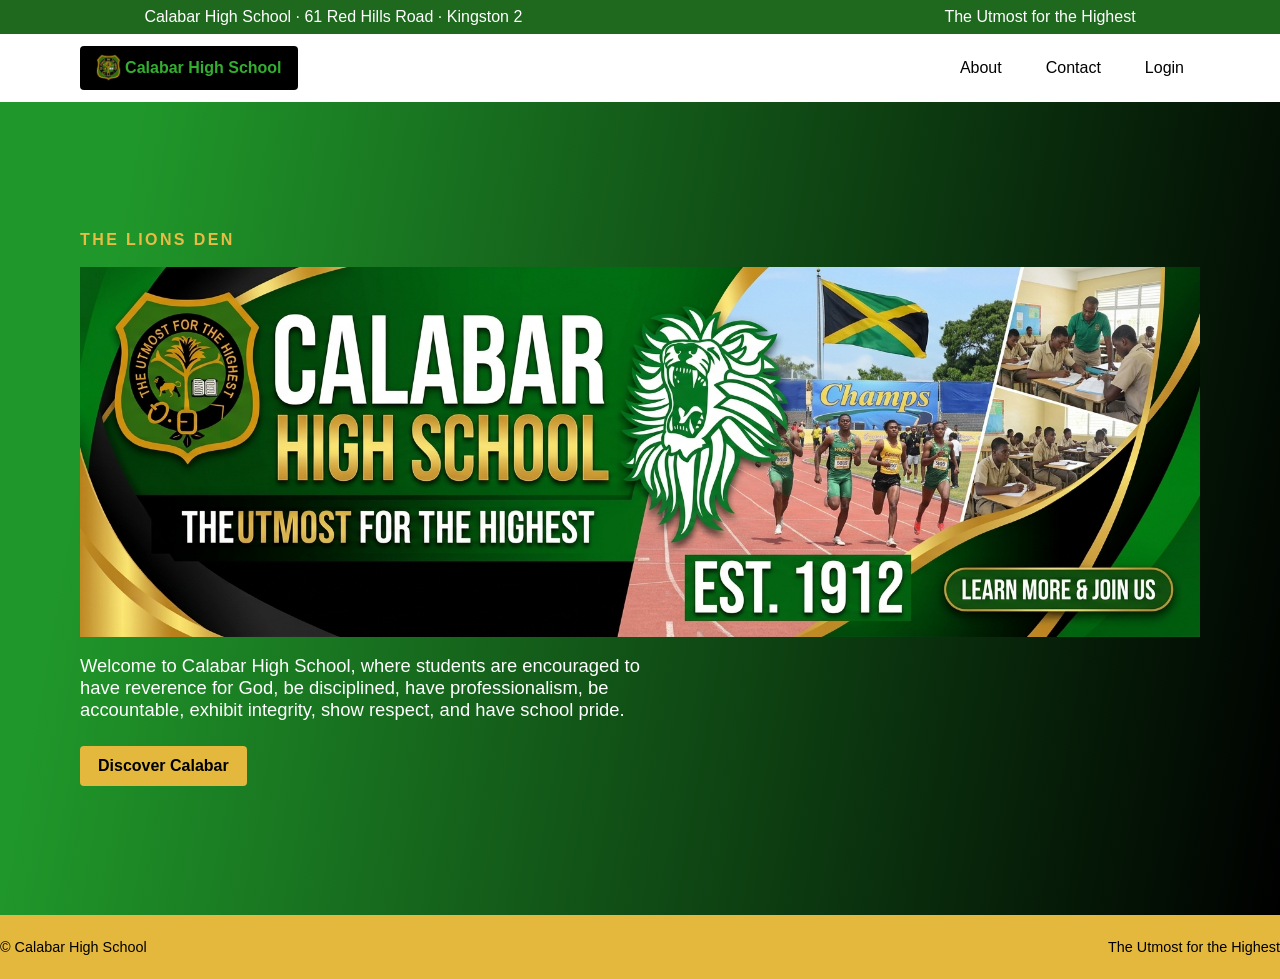
<file: Calabar_Highschool_Project_KingstonJA_WebProject/html/index.html>
<!--Web Project Calabar High school

Group Members
1)Name: Lescene Edwards #2504351
2)Name: Nickaloy Ranglin #2409481
3)Name: Stephawn Stimpson #2505180
4)Name: Theo Wright #2505286
Tutorial Class Time: Thursday 1pm-2:50pm
Calabar High school adresss: 61 Red Hills Road, Kingston 20, Jamaica
-->
<!DOCTYPE html>
<html lang="en">
    <head>
        <meta charset="UTF-8">
        <meta name="viewport" content="width=device-width, initial-scale=1">
        <meta name="description" content="Welcome to Calabar High School in Jamaica.">
        <title>Calabar High School</title>
        <link rel="stylesheet" href="../css/C_Styles.css"/>
        <link rel="icon" type="image/png" href="../assets/Calabar_High_School_Crest.png">
    </head>
    <body>
        <div class="topbar">
            <div class="topbar-inner">
                <span>Calabar High School · 61 Red Hills Road · Kingston 2</span>
                <span>The Utmost for the Highest</span>
            </div>
        </div>
        <header>
        <nav class="topnav">
                <div class="nav-left">
                    <a class="logo-link active" href="index.html">
                        <img src="../assets/Calabar_Logo.png" alt="Calabar High School Logo" class="nav-logo" />
                        <span>Calabar High School</span>
                    </a>
                </div>
                <div class="nav-right">
                    <a href="about.html">About</a>
                    <a href="contact.html">Contact</a>
                    <a href="login.html">Login</a>
                </div>
            </nav>
        </header>
        <main>
            <section class="home">
                <div class="home-content">
                    <span class="eyebrow">The Lions Den</span>
                    <br>
                    <br>
                    <div class="calabar-banner-wrapper">
                        <img 
                            src="../assets/Calabar_Banner.jpg" 
                            alt="Calabar High School - The Utmost For The Highest"
                            class="calabar-banner-img"
                            loading="eager"/>
                    </div>
                    <br>
                    <p>Welcome to Calabar High School, where students are encouraged to have reverence for God, be disciplined, have professionalism, be accountable, exhibit integrity, show respect, and have school pride.</p>
                    <a class="button" href="about.html">Discover Calabar</a>
                </div>
            </section>
        </main>
        <footer>
            <div class="container footer-inner">
                <span>&copy; Calabar High School</span>
                <span>The Utmost for the Highest</span>
            </div>
        </footer>
    </body>
</html>
</file>
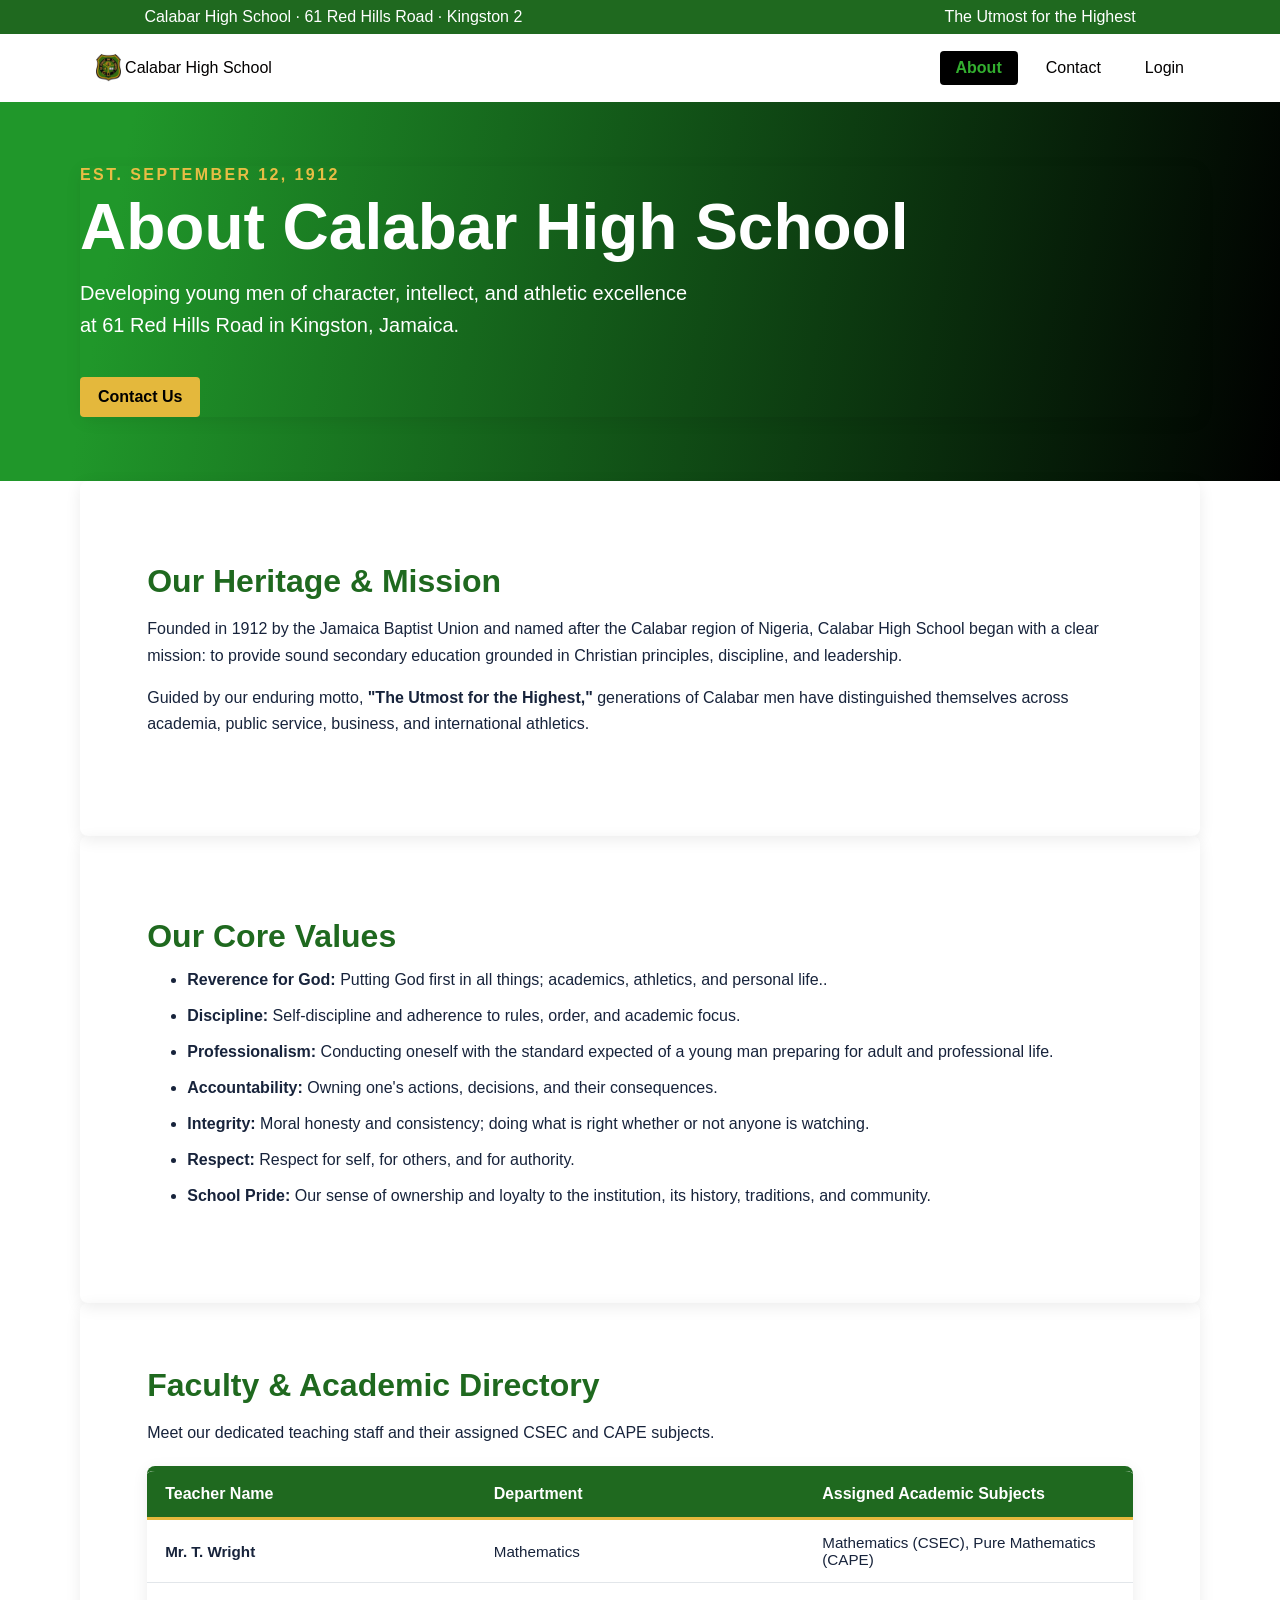
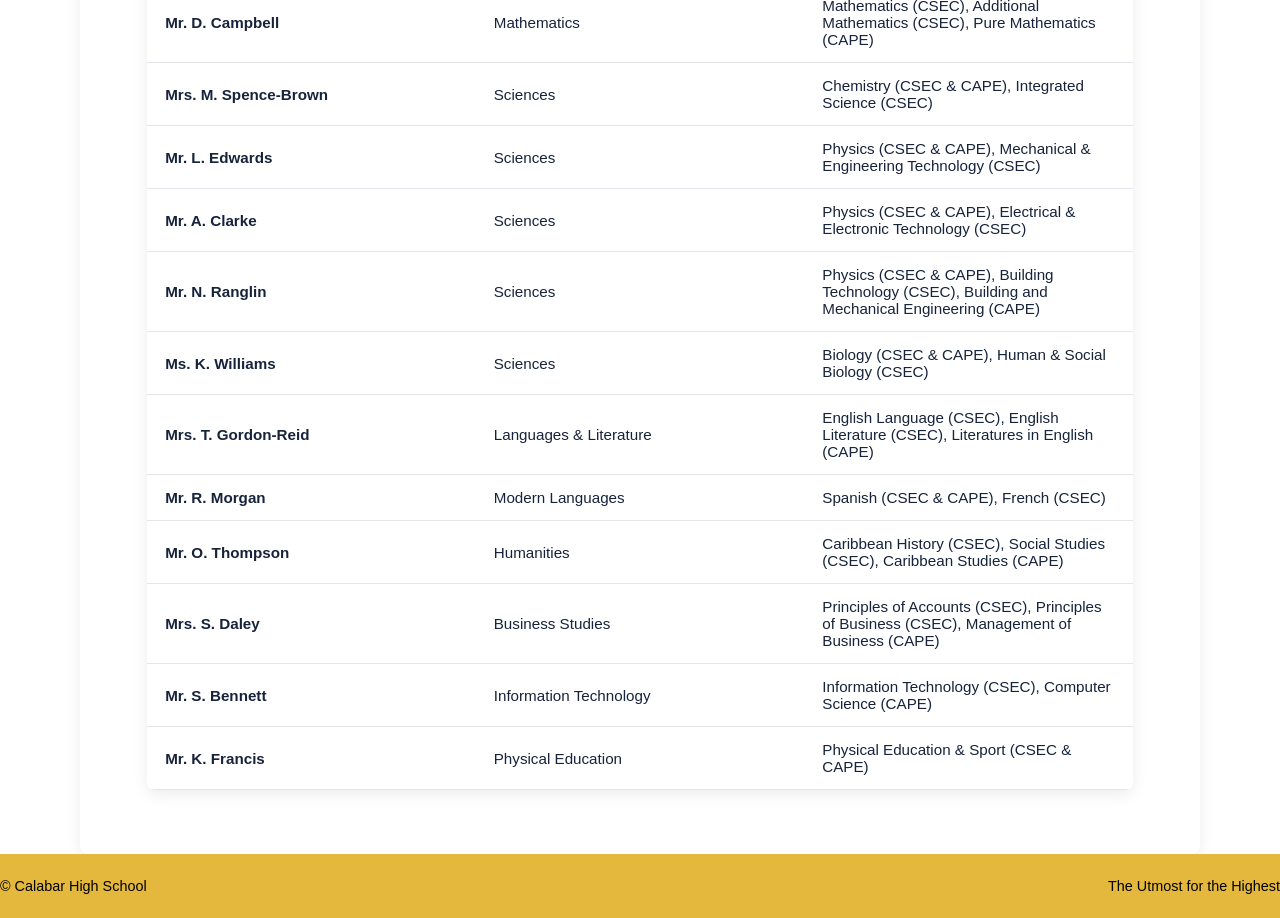
<file: Calabar_Highschool_Project_KingstonJA_WebProject/html/about.html>
<!--Web Project Calabar High school

Group Members
1)Name: Lescene Edwards #2504351
2)Name: Nickaloy Ranglin #2409481
3)Name: Stephawn Stimpson #2505180
4)Name: Theo Wright #2505286
Tutorial Class Time: Thursday 1pm-2:50pm
Calabar High school adresss: 61 Red Hills Road, Kingston 20, Jamaica
-->
<!DOCTYPE html>
<html lang="en">
    <head>
        <meta charset="UTF-8">
        <meta name="viewport" content="width=device-width, initial-scale=1">
        <meta name="description" content="Welcome to Calabar High School in Jamaica.">
        <title>Calabar High School- About Us</title>
        <link rel="stylesheet" href="../css/C_Styles.css"/>
        <link rel="icon" type="image/png" href="../assets/Calabar_High_School_Crest.png">
    </head>
    <body>
        <div class="topbar">
            <div class="topbar-inner">
                <span>Calabar High School · 61 Red Hills Road · Kingston 2</span>
                <span>The Utmost for the Highest</span>
            </div>
        </div>
        <header>
        <nav class="topnav">
                <div class="nav-left">
                    <a class="logo-link" href="index.html">
                        <img src="../assets/Calabar_Logo.png" alt="Calabar High School Logo" class="nav-logo" />
                        <span>Calabar High School</span>
                    </a>
                </div>
                <div class="nav-right">
                    <a class="active" href="about.html">About</a>
                    <a href="contact.html">Contact</a>
                    <a href="login.html">Login</a>
                </div>
            </nav>
        </header>
        <main>
            <section class="about-hero">
                <div class="about-container">
                    <span class="eyebrow">Est. September 12, 1912</span>
                    <h1>About Calabar High School</h1>
                    <p>Developing young men of character, intellect, and athletic excellence at 61 Red Hills Road in Kingston, Jamaica.</p>
                    <div class="about-cta">
                        <a href="contact.html" class="button">Contact Us</a>
                    </div>
                </div>
            </section>
            <section class="about-history about-container">
                <div class="about-text text-container">
                    <br>
                        <h2>Our Heritage &amp; Mission</h2>
                        <p>Founded in 1912 by the Jamaica Baptist Union and named after the Calabar region of Nigeria, Calabar High School began with a clear mission: to provide sound secondary education grounded in Christian principles, discipline, and leadership.</p>
                        <p>Guided by our enduring motto, <strong>"The Utmost for the Highest,"</strong> generations of Calabar men have distinguished themselves across academia, public service, business, and international athletics.</p>
                    <br>
                </div>                
            </section>
            <section class="about-values about-container">
                <div class="text-container">
                    <br>
                    <div class= "about-text">
                        <h2>Our Core Values</h2>
                        <ul class="about-text">
                            <li><strong>Reverence for God:</strong> Putting God first in all things; academics, athletics, and personal life..</li>
                            <br>
                            <li><strong>Discipline:</strong> Self-discipline and adherence to rules, order, and academic focus.</li>
                            <br>
                            <li><strong>Professionalism:</strong> Conducting oneself with the standard expected of a young man preparing for adult and professional life.</li>
                            <br>
                            <li><strong>Accountability:</strong> Owning one's actions, decisions, and their consequences.</li>
                            <br>
                            <li><strong>Integrity:</strong> Moral honesty and consistency; doing what is right whether or not anyone is watching.</li>
                            <br>
                            <li><strong>Respect:</strong> Respect for self, for others, and for authority.</li>
                            <br>
                            <li><strong>School Pride:</strong> Our sense of ownership and loyalty to the institution, its history, traditions, and community.</li>
                        </ul>
                    </div>
                    <br>
                </div>
            </section>
            <section class="about-directory about-container">
                <div class="text-container">
                    <div class="about-text">
                        <h2>Faculty &amp; Academic Directory</h2>
                        <p>Meet our dedicated teaching staff and their assigned CSEC and CAPE subjects.</p>
                    </div>
                    <div class="directory-table-wrapper">
                        <table class="directory-table">
                            <thead>
                                <tr>
                                    <th>Teacher Name</th>
                                    <th>Department</th>
                                    <th>Assigned Academic Subjects</th>
                                </tr>
                            </thead>
                            <tbody>
                                <tr>
                                    <td><strong>Mr. T. Wright</strong></td>
                                    <td>Mathematics</td>
                                    <td>Mathematics (CSEC), Pure Mathematics (CAPE)</td>
                                </tr>
                                <tr>
                                    <td><strong>Mr. D. Campbell</strong></td>
                                    <td>Mathematics</td>
                                    <td>Mathematics (CSEC), Additional Mathematics (CSEC), Pure Mathematics (CAPE)</td>
                                </tr>
                                <tr>
                                    <td><strong>Mrs. M. Spence-Brown</strong></td>
                                    <td>Sciences</td>
                                    <td>Chemistry (CSEC &amp; CAPE), Integrated Science (CSEC)</td>
                                </tr>
                                <tr>
                                    <td><strong>Mr. L. Edwards</strong></td>
                                    <td>Sciences</td>
                                    <td>Physics (CSEC &amp; CAPE), Mechanical &amp; Engineering Technology (CSEC)</td>
                                </tr>
                                <tr>
                                    <td><strong>Mr. A. Clarke</strong></td>
                                    <td>Sciences</td>
                                    <td>Physics (CSEC &amp; CAPE), Electrical &amp; Electronic Technology (CSEC)</td>
                                </tr>
                                <tr>
                                    <td><strong>Mr. N. Ranglin</strong></td>
                                    <td>Sciences</td>
                                    <td>Physics (CSEC &amp; CAPE), Building Technology (CSEC), Building and Mechanical Engineering (CAPE)</td>
                                </tr>
                                <tr>
                                    <td><strong>Ms. K. Williams</strong></td>
                                    <td>Sciences</td>
                                    <td>Biology (CSEC &amp; CAPE), Human &amp; Social Biology (CSEC)</td>
                                </tr>
                                <tr>
                                    <td><strong>Mrs. T. Gordon-Reid</strong></td>
                                    <td>Languages &amp; Literature</td>
                                    <td>English Language (CSEC), English Literature (CSEC), Literatures in English (CAPE)</td>
                                </tr>
                                <tr>
                                    <td><strong>Mr. R. Morgan</strong></td>
                                    <td>Modern Languages</td>
                                    <td>Spanish (CSEC &amp; CAPE), French (CSEC)</td>
                                </tr>
                                <tr>
                                    <td><strong>Mr. O. Thompson</strong></td>
                                    <td>Humanities</td>
                                    <td>Caribbean History (CSEC), Social Studies (CSEC), Caribbean Studies (CAPE)</td>
                                </tr>
                                <tr>
                                    <td><strong>Mrs. S. Daley</strong></td>
                                    <td>Business Studies</td>
                                    <td>Principles of Accounts (CSEC), Principles of Business (CSEC), Management of Business (CAPE)</td>
                                </tr>
                                <tr>
                                    <td><strong>Mr. S. Bennett</strong></td>
                                    <td>Information Technology</td>
                                    <td>Information Technology (CSEC), Computer Science (CAPE)</td>
                                </tr>
                                <tr>
                                    <td><strong>Mr. K. Francis</strong></td>
                                    <td>Physical Education</td>
                                    <td>Physical Education &amp; Sport (CSEC &amp; CAPE)</td>
                                </tr>
                            </tbody>
                        </table>
                    </div>
                </div>
            </section>
        </main>
        <footer>
            <div class="container footer-inner">
                <span>&copy; Calabar High School</span>
                <span>The Utmost for the Highest</span>
            </div>
        </footer>
    </body>
</html>
</file>
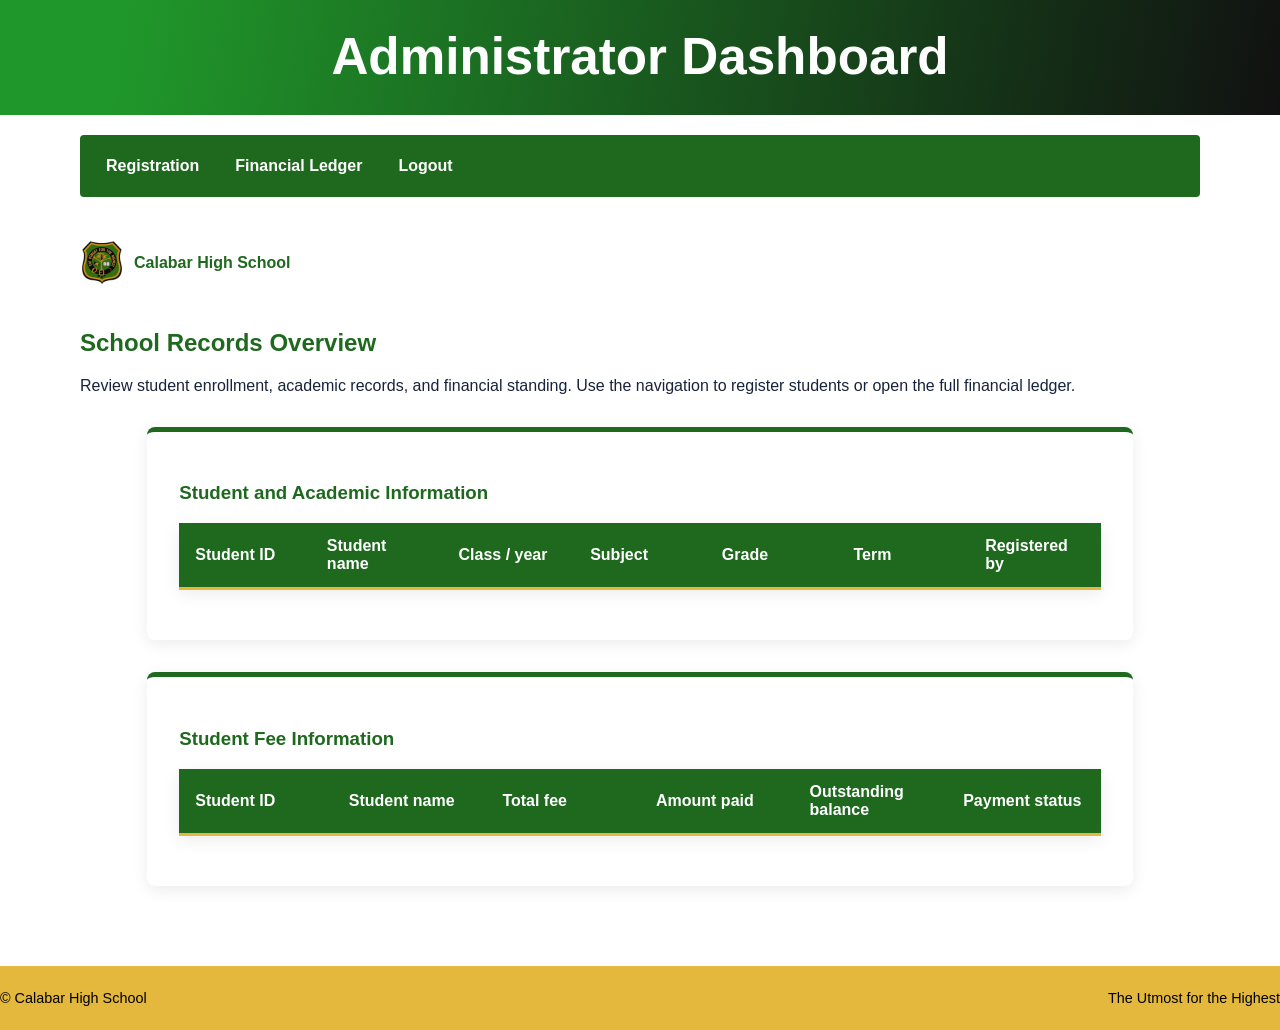
<file: Calabar_Highschool_Project_KingstonJA_WebProject/html/admin_dashboard.html>
<!--Web Project Calabar High school

Group Members
1)Name: Lescene Edwards #2504351
2)Name: Nickaloy Ranglin #2409481
3)Name: Stephawn Stimpson #2505180
4)Name: Theo Wright #2505286
Tutorial Class Time: Thursday 1pm-2:50pm
Calabar High school adresss: 61 Red Hills Road, Kingston 20, Jamaica
-->
<!DOCTYPE html>
<html lang="en">
  <head>
    <meta charset="UTF-8">
    <meta name="viewport" content="width=device-width, initial-scale=1.0">
    <title>Administrator Dashboard | Calabar High School</title>
    <link rel="stylesheet" href="../css/C_Styles.css">
    <link rel="icon" type="image/png" href="../assets/Calabar_High_School_Crest.png">
    <script src="../javascript/logic.js" defer></script> 
  </head>
  <body>
    <header class="banner">
      <h1>Administrator Dashboard</h1>
    </header>
    <div class="Nav1">
      <nav aria-label="Main navigation">
        <a href="register.html">Registration</a>
        <a href="financial.html">Financial Ledger</a>
        <a href="index.html">Logout</a>
      </nav>
    </div>
    <main>  
    <a class="teacher-brand">
      <img src="../assets/Calabar_Logo.png" alt="" class="nav-logo">
      <span>Calabar High School</span>
    </a>
      <h2>School Records Overview</h2>
      <p>
        Review student enrollment, academic records, and financial standing.
        Use the navigation to register students or open the full financial ledger.
      </p>
        <section class="Nav container">
          <h3>Student and Academic Information</h3>
          <div class="stu-aca-info">
            <table>
              <thead>
                <tr>
                  <th scope="col">Student ID</th>
                  <th scope="col">Student name</th>
                  <th scope="col">Class / year</th>
                  <th scope="col">Subject</th>
                  <th scope="col">Grade</th>
                  <th scope="col">Term</th>
                  <th scope="col">Registered by</th>
                </tr>
              </thead>
              <tbody id="studenttable">
                <tr><!-- pushed info goes here --></tr>
              </tbody>
            </table>
          </div>
        </section>
        <section class="Nav container">
          <h3>Student Fee Information</h3>
          <div class="stu-fee-info">
            <table>
              <thead>
                <tr>
                  <th scope="col">Student ID</th>
                  <th scope="col">Student name</th>
                  <th scope="col">Total fee</th>
                  <th scope="col">Amount paid</th>
                  <th scope="col">Outstanding balance</th>
                  <th scope="col">Payment status</th>
                </tr>
              </thead>
              <tbody id="feetable">
                <tr><!-- pushed info goes here --></tr>
              </tbody>
            </table>
          </div>
        </section>
    </main>
    <footer>
      <div class="container footer-inner">
        <span>&copy; Calabar High School</span>
        <span>The Utmost for the Highest</span>
      </div>
    </footer>
  </body>
</html>
</file>
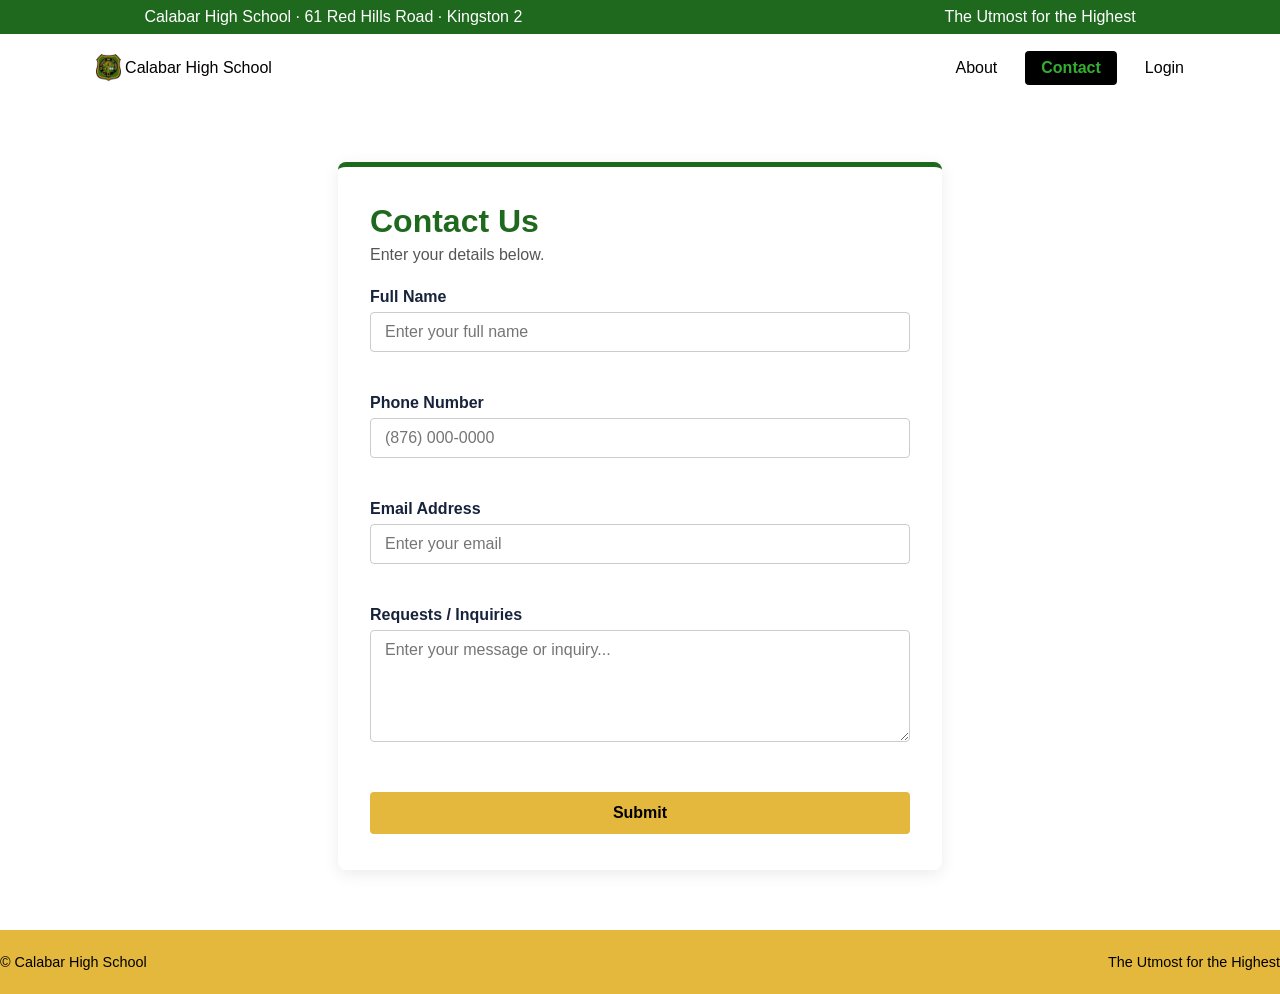
<file: Calabar_Highschool_Project_KingstonJA_WebProject/html/contact.html>
<!--Web Project Calabar High school

Group Members
1)Name: Lescene Edwards #2504351
2)Name: Nickaloy Ranglin #2409481
3)Name: Stephawn Stimpson #2505180
4)Name: Theo Wright #2505286
Tutorial Class Time: Thursday 1pm-2:50pm
Calabar High school adresss: 61 Red Hills Road, Kingston 20, Jamaica
-->
<!DOCTYPE html>
<html lang="en">
    <head>
        <meta charset="UTF-8">
        <meta name="viewport" content="width=device-width, initial-scale=1">
        <meta name="description" content="Welcome to Calabar High School in Jamaica.">
        <title>Calabar High School- Contact Us</title>
        <link rel="stylesheet" href="../css/C_Styles.css"/>
        <link rel="icon" type="image/png" href="../assets/Calabar_High_School_Crest.png">
        <script src="../javascript/logic.js" defer></script>
    </head>
    <body>
        <div class="topbar">
            <div class="topbar-inner">
                <span>Calabar High School · 61 Red Hills Road · Kingston 2</span>
                <span>The Utmost for the Highest</span>
            </div>
        </div>
        <header>
        <nav class="topnav">
                <div class="nav-left">
                    <a class="logo-link" href="index.html">
                        <img src="../assets/Calabar_Logo.png" alt="Calabar High School Logo" class="nav-logo" />
                        <span>Calabar High School</span>
                    </a>
                </div>
                <div class="nav-right">
                    <a href="about.html">About</a>
                    <a class="active" href="contact.html">Contact</a>
                    <a href="login.html">Login</a>
                </div>
            </nav>
        </header>
        <main class="contact-container">
            <section class="contact-card">
                <h2>Contact Us</h2>
                <p class="contact-subtext">Enter your details below.</p>
                <form id="registration-form" novalidate>
                    <div class="form-group">
                        <label for="fullname">Full Name</label>
                        <input type="text" id="fullname" name="fullname" placeholder="Enter your full name" required>
                        <span class="error-message" id="fullname-error" aria-live="polite"></span>
                    </div>
                    <div class="form-group">
                        <label for="phone">Phone Number</label>
                        <input type="tel" id="phone" name="phone" placeholder="(876) 000-0000">
                        <span class="error-message" id="phone-error" aria-live="polite"></span>
                    </div>
                    <div class="form-group">
                        <label for="email">Email Address</label>
                        <input type="email" id="email" name="email" placeholder="Enter your email" required>
                        <span class="error-message" id="email-error" aria-live="polite"></span>
                    </div>
                    <div class="form-group">
                        <label for="message">Requests / Inquiries</label>
                        <textarea id="message" name="message" rows="5" placeholder="Enter your message or inquiry..." required></textarea>
                        <span class="error-message" id="message-error" aria-live="polite"></span>
                    </div>
                    <button type="submit" class="submit-btn">Submit</button>
                </form>
            </section>
        </main>
        <footer>
            <div class="container footer-inner">
                <span>&copy; Calabar High School</span>
                <span>The Utmost for the Highest</span>
            </div>
        </footer>
    </body>
</html>
</file>
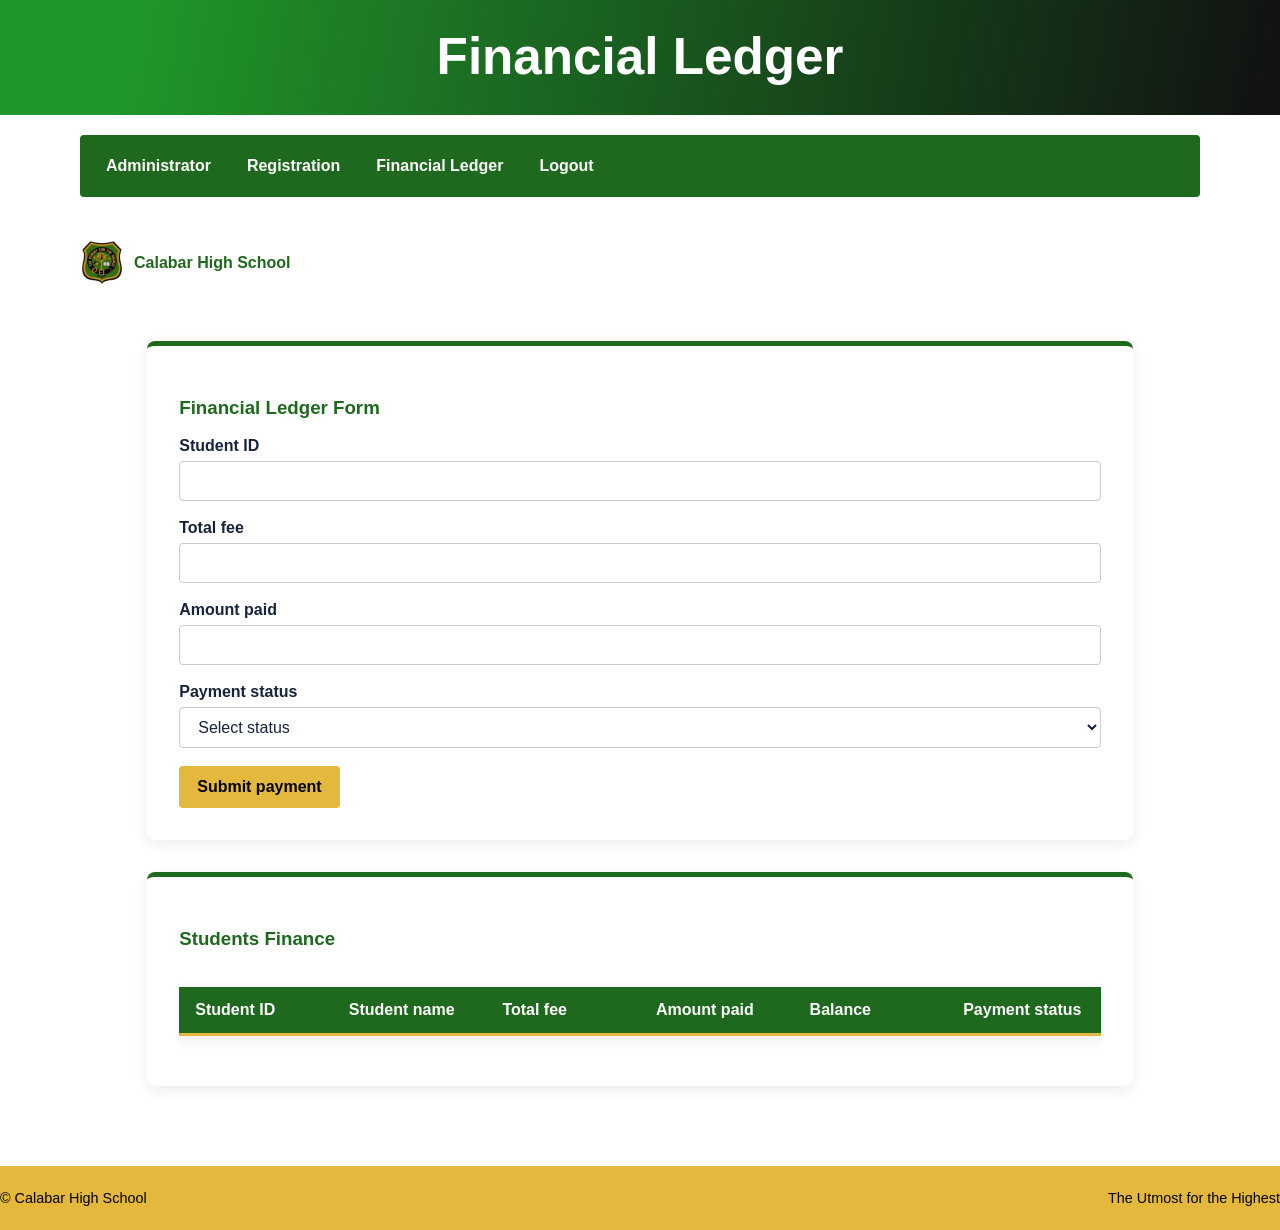
<file: Calabar_Highschool_Project_KingstonJA_WebProject/html/financial.html>
<!--Web Project Calabar High school

Group Members
1)Name: Lescene Edwards #2504351
2)Name: Nickaloy Ranglin #2409481
3)Name: Stephawn Stimpson #2505180
4)Name: Theo Wright #2505286
Tutorial Class Time: Thursday 1pm-2:50pm
Calabar High school adresss: 61 Red Hills Road, Kingston 20, Jamaica
-->
<!DOCTYPE html>
<html lang="en">
  <head>
    <meta charset="UTF-8">
    <meta name="viewport" content="width=device-width, initial-scale=1.0">
    <title>Financial Ledger | Admin</title>
    <link rel="stylesheet" href="../css/C_Styles.css">
    <link rel="icon" type="image/png" href="../assets/Calabar_High_School_Crest.png">
    <script src="../javascript/logic.js" defer></script>     
  </head>
  <body>
    <header class="banner">
      <h1>Financial Ledger</h1>
    </header>
    <div class="Nav1">
      <nav aria-label="Main navigation">
        <a href="admin_dashboard.html" aria-current="page">Administrator</a>
        <a href="register.html">Registration</a>
        <a href="financial.html">Financial Ledger</a>
        <a href="index.html">Logout</a>
      </nav>
    </div>
    <main>
    <a class="teacher-brand">
      <img src="../assets/Calabar_Logo.png" alt="" class="nav-logo">
      <span>Calabar High School</span>
    </a>
        <section class="Nav container">
          <h3>Financial Ledger Form</h3>
          <form id = "financialform">
            <label for="feestudentid">Student ID</label>
            <input type="text" id="feestudentid" name="feestudentid" required>
            <label for="totalfee">Total fee</label>
            <input type="number" id="totalfee" name="totalfee" min="0" required>
            <label for="amountpaid">Amount paid</label>
            <input type="number" id="amountpaid" name="amountpaid" min="0" required>
            <label for="paymentstatus">Payment status</label>
            <select id="paymentstatus" name="paymentstatus">
              <option value="">Select status</option>
              <option value="paid">Paid</option>
              <option value="pending">Pending</option>
              <option value="outstanding">Outstanding</option>
            </select>
            <button type="submit">Submit payment</button>
          </form>
        </section>
        <section class="Nav container">
          <h3>Students Finance</h3>
          <div class="directory-table-wrapper">
            <table>
              <thead>
                <tr>
                  <th scope="col">Student ID</th>
                  <th scope="col">Student name</th>
                  <th scope="col">Total fee</th>
                  <th scope="col">Amount paid</th>
                  <th scope="col">Balance</th>
                  <th scope="col">Payment status</th>
                </tr>
              </thead>
              <tbody id="financetablebody"></tbody>
            </table>
          </div>
        </section>
    </main>
    <footer>
      <div class="container footer-inner">
        <span>&copy; Calabar High School</span>
        <span>The Utmost for the Highest</span>
      </div>
    </footer>
  </body>
</html>
</file>
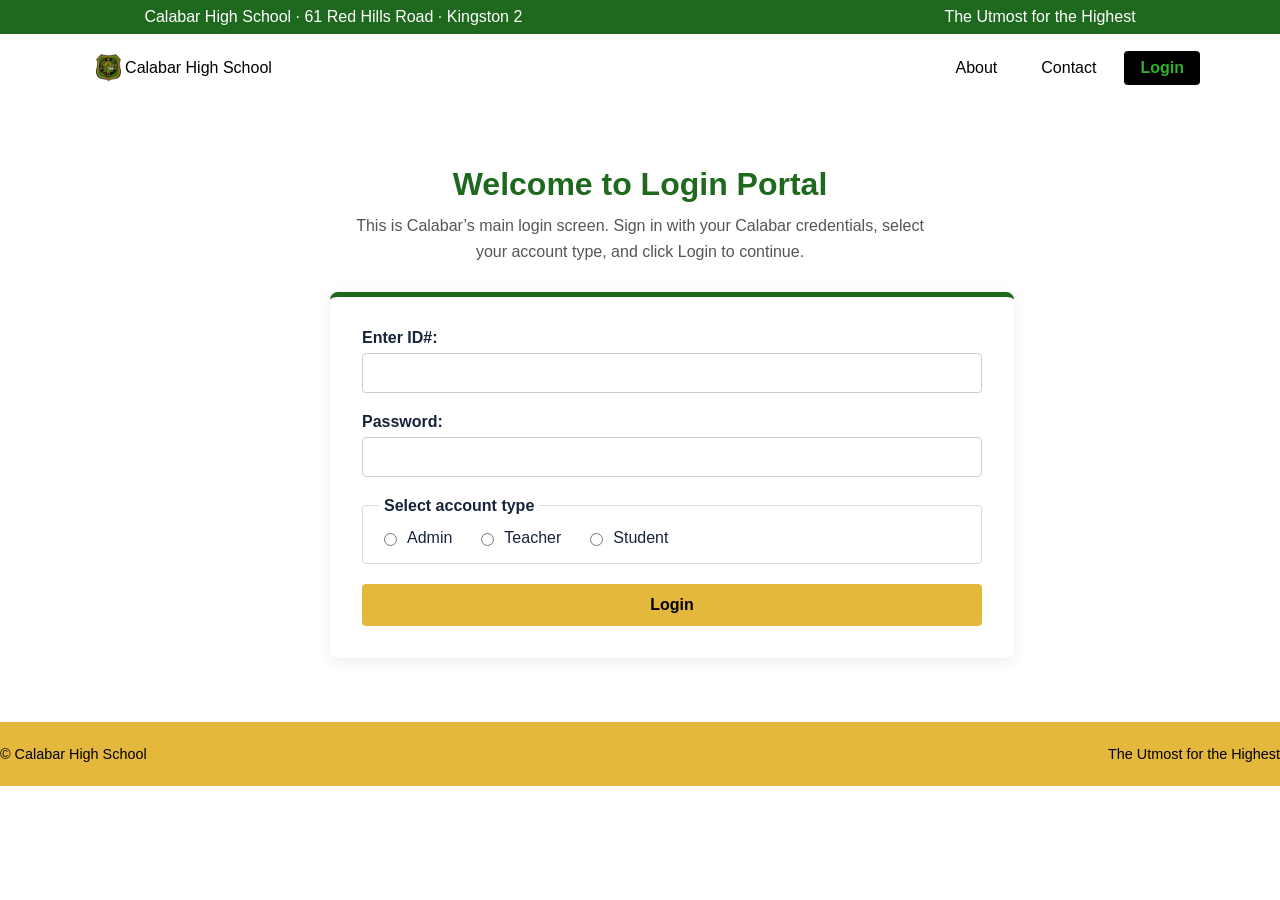
<file: Calabar_Highschool_Project_KingstonJA_WebProject/html/login.html>
<!--Web Project Calabar High school

Group Members
1)Name: Lescene Edwards #2504351
2)Name: Nickaloy Ranglin #2409481
3)Name: Stephawn Stimpson #2505180
4)Name: Theo Wright #2505286
Tutorial Class Time: Thursday 1pm-2:50pm
Calabar High school adresss: 61 Red Hills Road, Kingston 20, Jamaica
-->
<!DOCTYPE html>
<html lang="en">
  <head>
    <meta charset="UTF-8">
    <meta name="viewport" content="width=device-width, initial-scale=1">
    <meta name="description" content="Welcome to Calabar High School in Jamaica.">
    <title>Calabar High School - Login</title>
    <link rel="stylesheet" href="../css/C_Styles.css">
    <link rel="icon" type="image/png" href="../assets/Calabar_High_School_Crest.png">
    <script src="../javascript/logic.js" defer></script> 
  </head>
  <body>
    <div class="topbar">
      <div class="topbar-inner">
        <span>Calabar High School · 61 Red Hills Road · Kingston 2</span>
        <span>The Utmost for the Highest</span>
      </div>
    </div>
      <nav class="topnav">
        <div class="nav-left">
          <a class="logo-link" href="index.html">
            <img src="../assets/Calabar_Logo.png" alt="Calabar High School Logo" class="nav-logo">
            <span>Calabar High School</span>
          </a>
        </div>
        <div class="nav-right">
          <a href="about.html">About</a>
          <a href="contact.html">Contact</a>
          <a class="active" href="login.html">Login</a>
        </div>
      </nav>
    <main class="login-page">
      <section class="login-panel">
        <h2>Welcome to Login Portal</h2>
        <p>
          This is Calabar’s main login screen. Sign in with your Calabar credentials,
          select your account type, and click Login to continue.
        </p>
        <form class="loginform" id="loginform">
          <div class="login-field">
            <label for="userid">Enter ID#:</label>
            <input type="text" id="userid" name="userid" required>
          </div>
          <div class="login-field">
            <label for="password">Password:</label>
            <input type="password" id="password" name="password" required>
          </div>
          <fieldset class="account-options">
            <legend>Select account type</legend>
            <div class="account-options-list">
              <span>
                <input type="radio" id="Admin" name="role" value="admin" required>
                <label for="Admin">Admin</label>
              </span>
              <span>
                <input type="radio" id="Teacher" name="role" value="teacher" required>
                <label for="Teacher">Teacher</label>
              </span>
              <span>
                <input type="radio" id="Student" name="role" value="student" required>
                <label for="Student">Student</label>
              </span>
            </div>
          </fieldset>
          <button type="submit">Login</button>
        </form>
      </section>
    </main>
    <footer>
      <div class="container footer-inner">
        <span>&copy; Calabar High School</span>
        <span>The Utmost for the Highest</span>
      </div>
    </footer>
  </body>
</html>
</file>
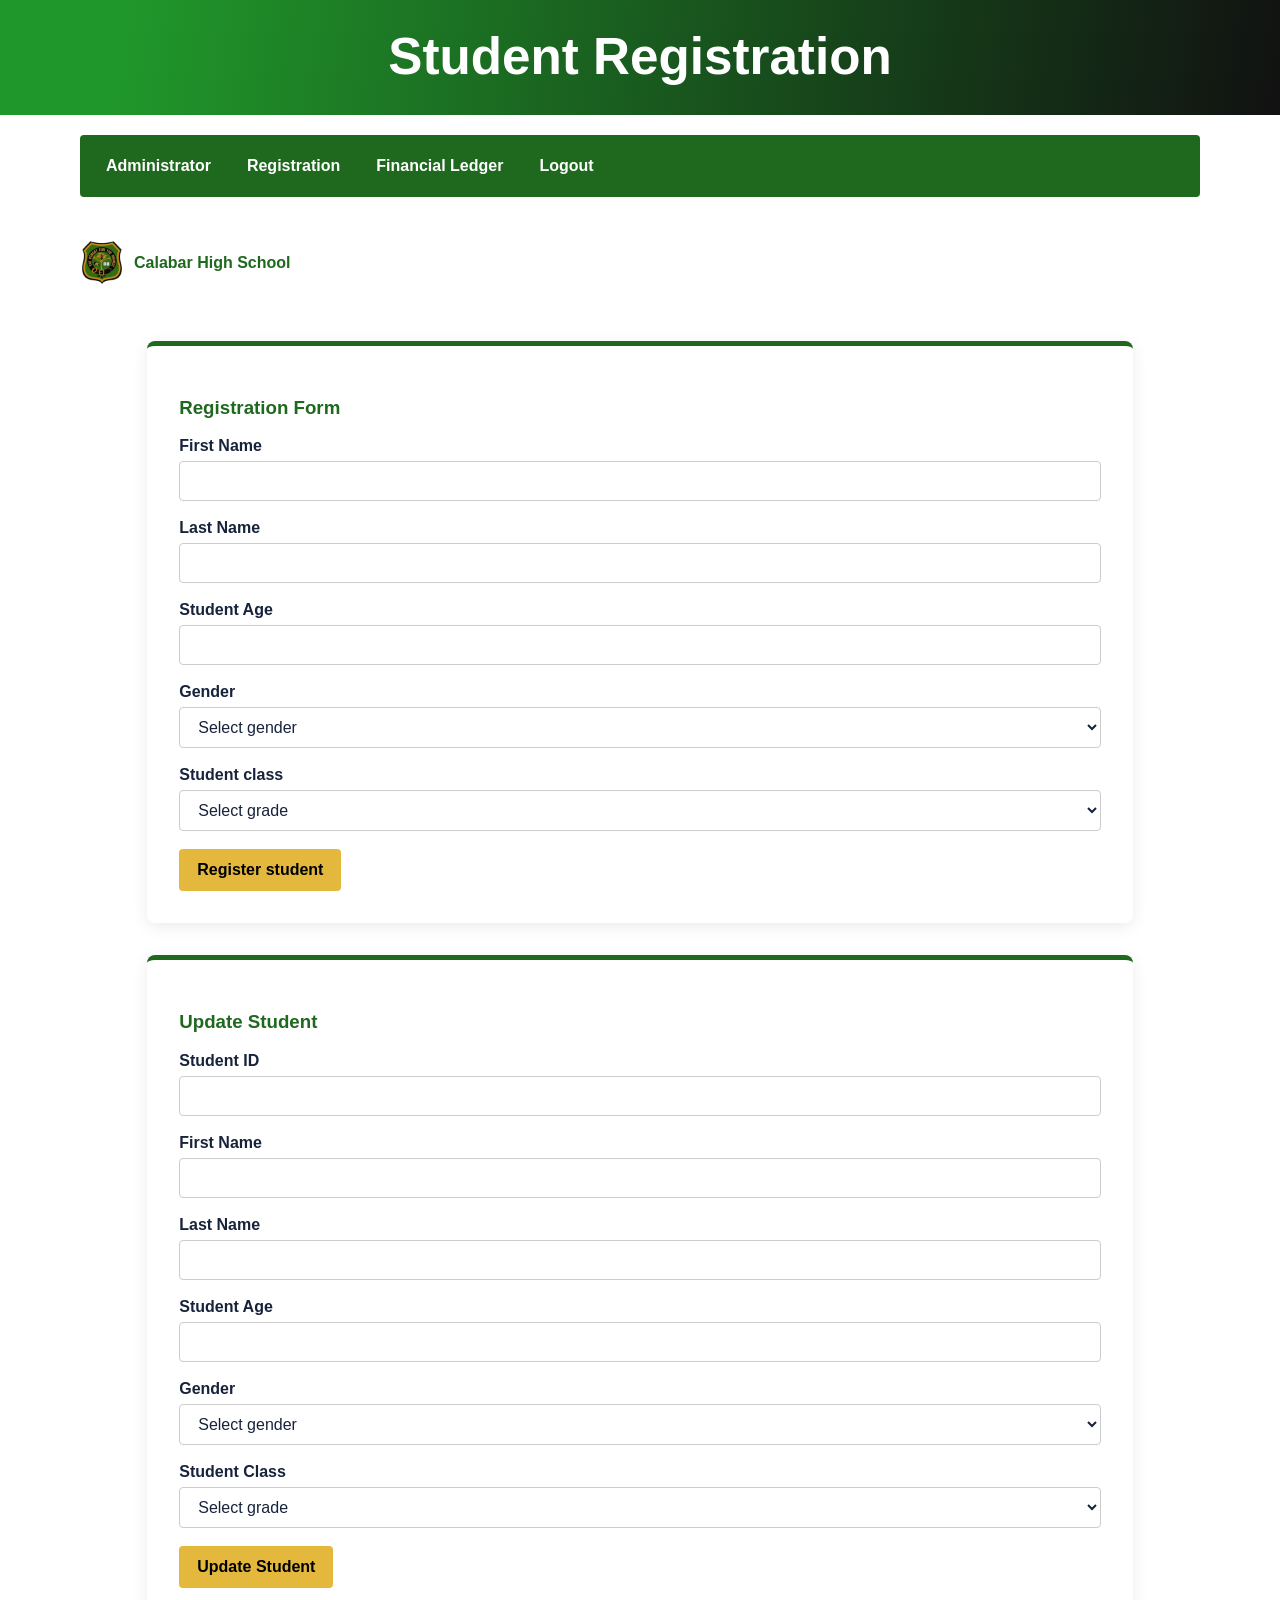
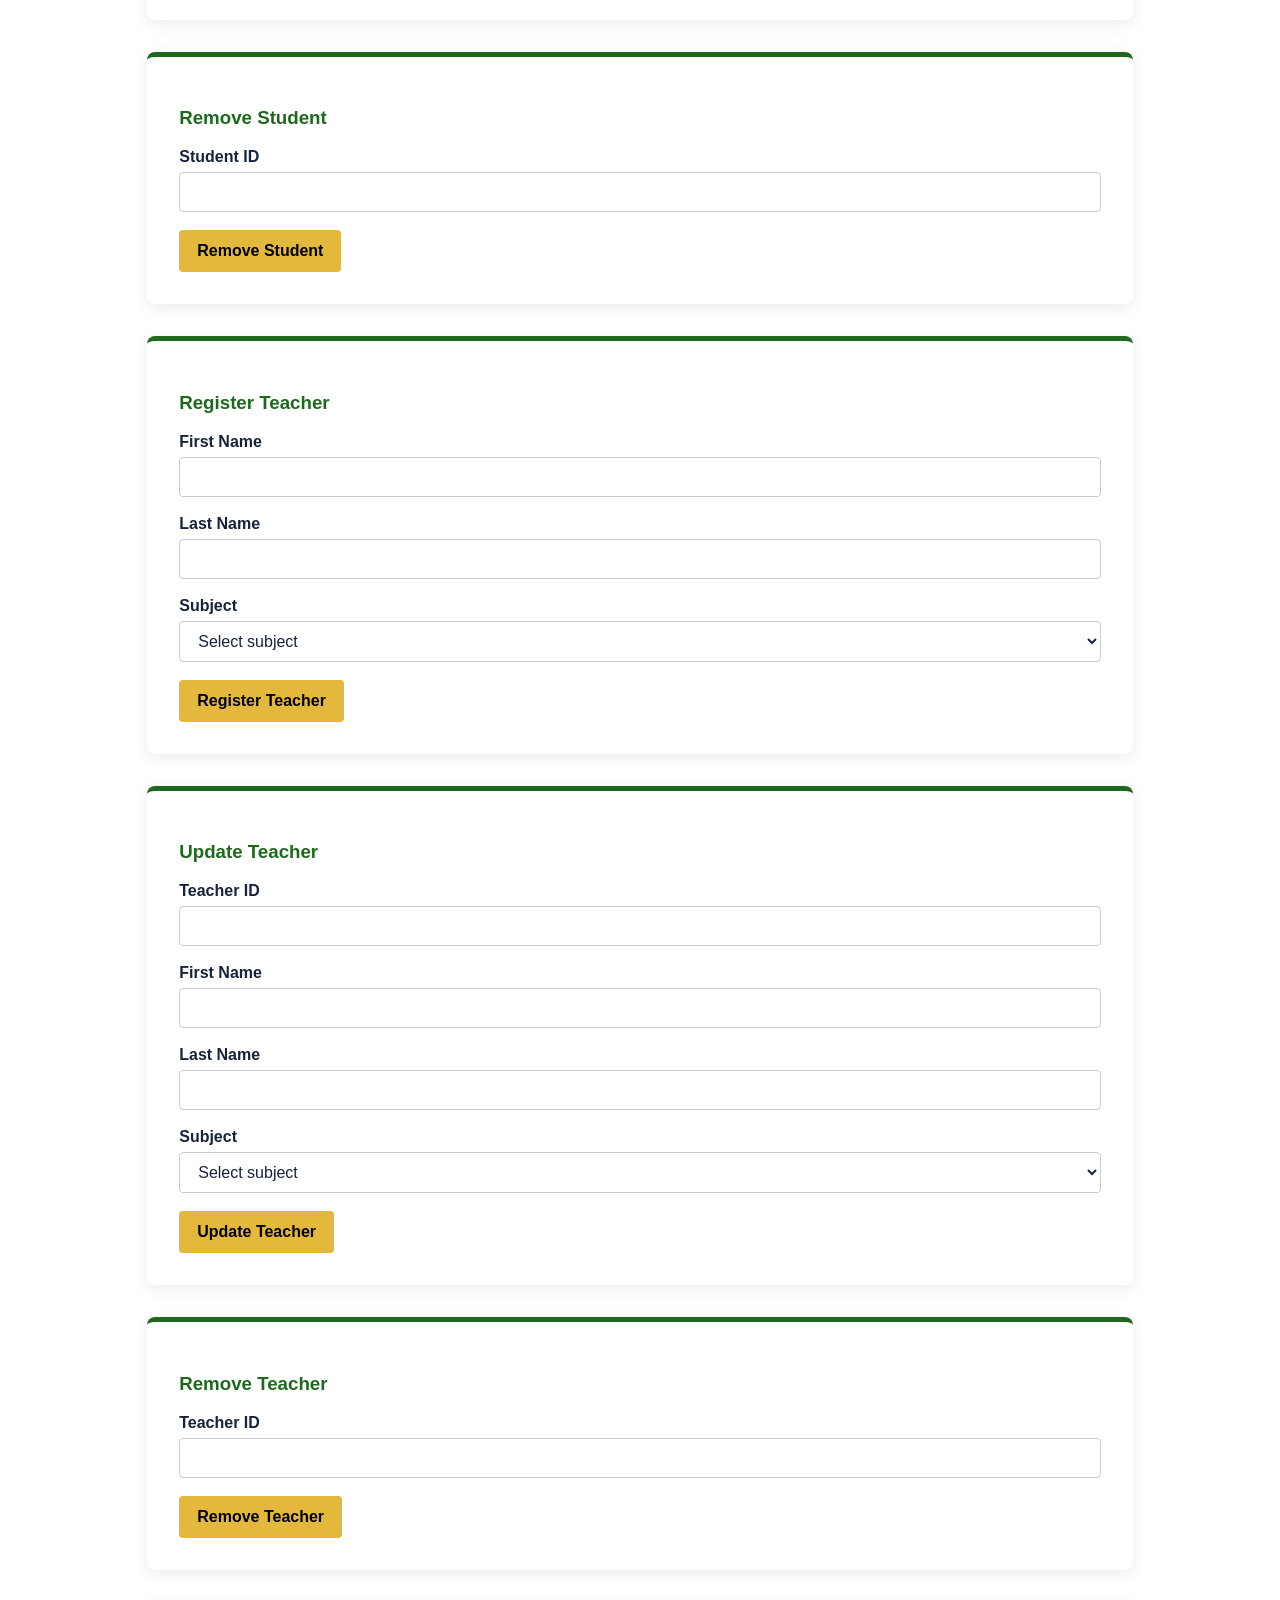
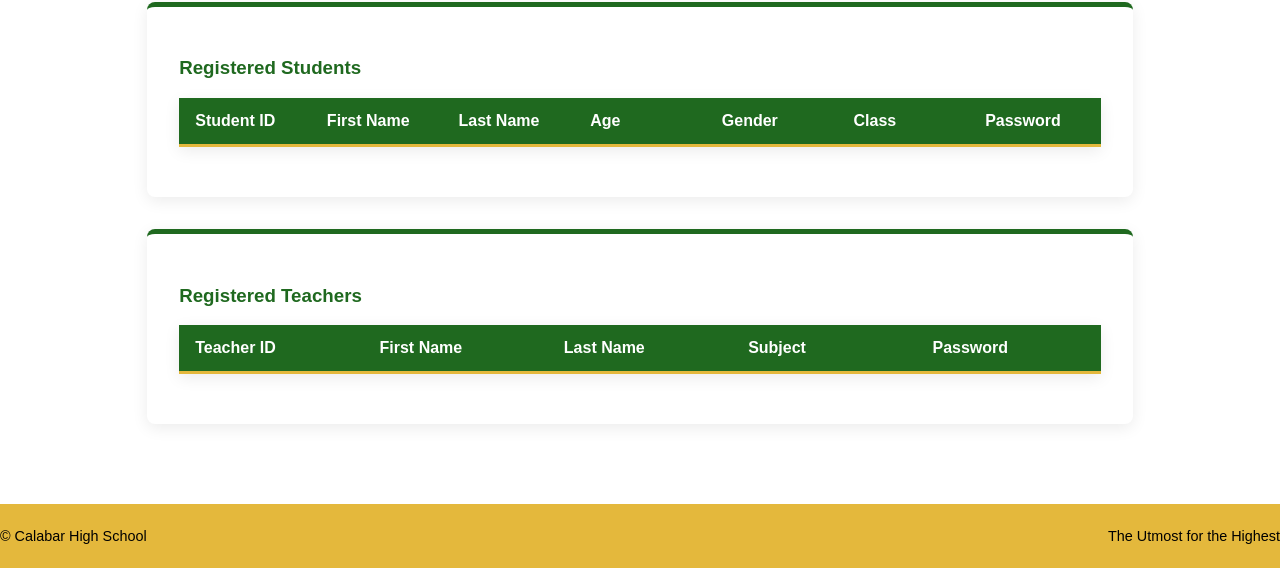
<file: Calabar_Highschool_Project_KingstonJA_WebProject/html/register.html>
<!--Web Project Calabar High school

Group Members
1)Name: Lescene Edwards #2504351
2)Name: Nickaloy Ranglin #2409481
3)Name: Stephawn Stimpson #2505180
4)Name: Theo Wright #2505286
Tutorial Class Time: Thursday 1pm-2:50pm
Calabar High school adresss: 61 Red Hills Road, Kingston 20, Jamaica
-->
<!DOCTYPE html>
<html lang="en">
  <head>
    <meta charset="UTF-8">
    <meta name="viewport" content="width=device-width, initial-scale=1.0">
    <meta name="description" content="Teacher grade entry and student report records for Calabar High School.">
    <title>Student Registration | Admin</title>
    <link rel="stylesheet" href="../css/C_Styles.css">
    <link rel="icon" type="image/png" href="../assets/Calabar_High_School_Crest.png"> 
    <script src="../javascript/logic.js" defer></script>  
  </head>
  <body>
    <header class="banner">
      <h1>Student Registration</h1>
    </header>
    <div class="Nav1">
      <nav aria-label="Main navigation">
        <a href="admin_dashboard.html" aria-current="page">Administrator</a>
        <a href="register.html">Registration</a>
        <a href="financial.html">Financial Ledger</a>
        <a href="index.html">Logout</a>
      </nav>
    </div>
    <main>
      <a class="teacher-brand">
        <img src="../assets/Calabar_Logo.png" alt="" class="nav-logo">
        <span>Calabar High School</span>
      </a>
      <section class="Nav container">
        <h3>Registration Form</h3>
        <form id="studentform">
          <label for="firstname">First Name</label>
          <input type="text" id="firstname" name="firstname" required>
          <label for="lastname">Last Name</label>
          <input type="text" id="lastname" name="lastname" required>
          <label for="age">Student Age</label>
          <input type="number" id="age" name="age" min="1" required>
          <label for="gender">Gender</label>
          <select id="gender" name="gender" required>
            <option value="">Select gender</option>
            <option value="Male">Male</option>
            <option value="Female">Female</option>
          </select>
          <label for="studentclass">Student class</label>
          <select id="studentclass" name="studentclass" required>
            <option value="">Select grade</option>
            <option value="grade7">Grade 7</option>
            <option value="grade8">Grade 8</option>
            <option value="grade9">Grade 9</option>
            <option value="grade10">Grade 10</option>
            <option value="grade11">Grade 11</option>
          </select>
          <button type="submit">Register student</button>
        </form>
      </section>
      <section class="Nav container">
        <h3>Update Student</h3>
        <form id="updatestudentform">
          <label for="updateStudentID">Student ID</label>
          <input type="text" id="updateStudentID" required>
          <label for="updatefirstname">First Name</label>
          <input type="text" id="updatefirstname" required>
          <label for="updatelastname">Last Name</label>
          <input type="text" id="updatelastname" required>
          <label for="updateAge">Student Age</label>
          <input type="number" id="updateage" min="1" required>
          <label for="updategender">Gender</label>
          <select id="updategender" required>
            <option value="">Select gender</option>
            <option value="Male">Male</option>
            <option value="Female">Female</option>
          </select>
          <label for="updateclass">Student Class</label>
          <select id="updateclass" required>
            <option value="">Select grade</option>
            <option value="grade7">Grade 7</option>
            <option value="grade8">Grade 8</option>
            <option value="grade9">Grade 9</option>
            <option value="grade10">Grade 10</option>
            <option value="grade11">Grade 11</option>
          </select>
          <button type="submit">Update Student</button>
        </form>
      </section>
      <section class="Nav container">
        <h3>Remove Student</h3>
        <form id="deletestudentform">
          <label for="deletestudentid">Student ID</label>
          <input type="text" id="deletestudentid" required>
          <button type="submit">Remove Student</button>
        </form>
      </section>
      <section class="Nav container">
        <h3>Register Teacher</h3>
        <form id="addteacherform">
          <label for="teacherfirstname">First Name</label>
          <input type="text" id="teacherfirstname" required>
          <label for="teacherlastname">Last Name</label>
          <input type="text" id="teacherlastname" required>
          <label for="teachersubject">Subject</label>
          <select id="teachersubject" name="subject" required>
            <option value="">Select subject</option>
            <option value="English">English</option>
            <option value="Mathematics">Mathematics</option>
            <option value="Science">Science</option>
            <option value="Social studies">Social Studies</option>
          </select>
          <button type="submit">Register Teacher</button>
        </form>
      </section>
      <section class="Nav container">
        <h3>Update Teacher</h3>
        <form id="updateteacherform">
          <label for="updateteacherid">Teacher ID</label>
          <input type="text" id="updateteacherid" required>
          <label for="updateteacherfirstname">First Name</label>
          <input type="text" id="updateteacherfirstname" required>
          <label for="updateteacherlastname">Last Name</label>
          <input type="text" id="updateteacherlastname" required>
          <label for="updateteachersubject">Subject</label>
          <select id="updateteachersubject" name="subject" required>
            <option value="">Select subject</option>
            <option value="English">English</option>
            <option value="Mathematics">Mathematics</option>
            <option value="Science">Science</option>
            <option value="Social studies">Social Studies</option>
          </select>
          <button type="submit">Update Teacher</button>
        </form>
      </section>
      <section class="Nav container">
          <h3>Remove Teacher</h3>
          <form id="deleteteacherform">
            <label for="deleteteacherid">Teacher ID</label>
            <input type="text" id="deleteteacherid" required>
            <button type="submit">Remove Teacher</button>
          </form>
      </section>
      <section class="Nav container">
        <h3>Registered Students</h3>
        <table>
          <thead>
            <tr>
              <th scope="col">Student ID</th>
              <th scope="col">First Name</th>
              <th scope="col">Last Name</th>
              <th scope="col">Age</th>
              <th scope="col">Gender</th>
              <th scope="col">Class</th>
              <th scope="col">Password</th>
            </tr>
          </thead>
          <tbody id="students-reg-info"></tbody>
        </table>
      </section>
      <section class="Nav container">
        <h3>Registered Teachers</h3>
        <table>
            <thead>
                <tr>
                    <th scope="col">Teacher ID</th>
                    <th scope="col">First Name</th>
                    <th scope="col">Last Name</th>
                    <th scope="col">Subject</th>
                    <th scope="col">Password</th>
                </tr>
            </thead>
            <tbody id="teachers-reg-info"></tbody>
        </table>
      </section>
    </main>
    <footer>
      <div class="container footer-inner">
        <span>&copy; Calabar High School</span>
        <span>The Utmost for the Highest</span>
      </div>
    </footer>
  </body>
</html>
</file>
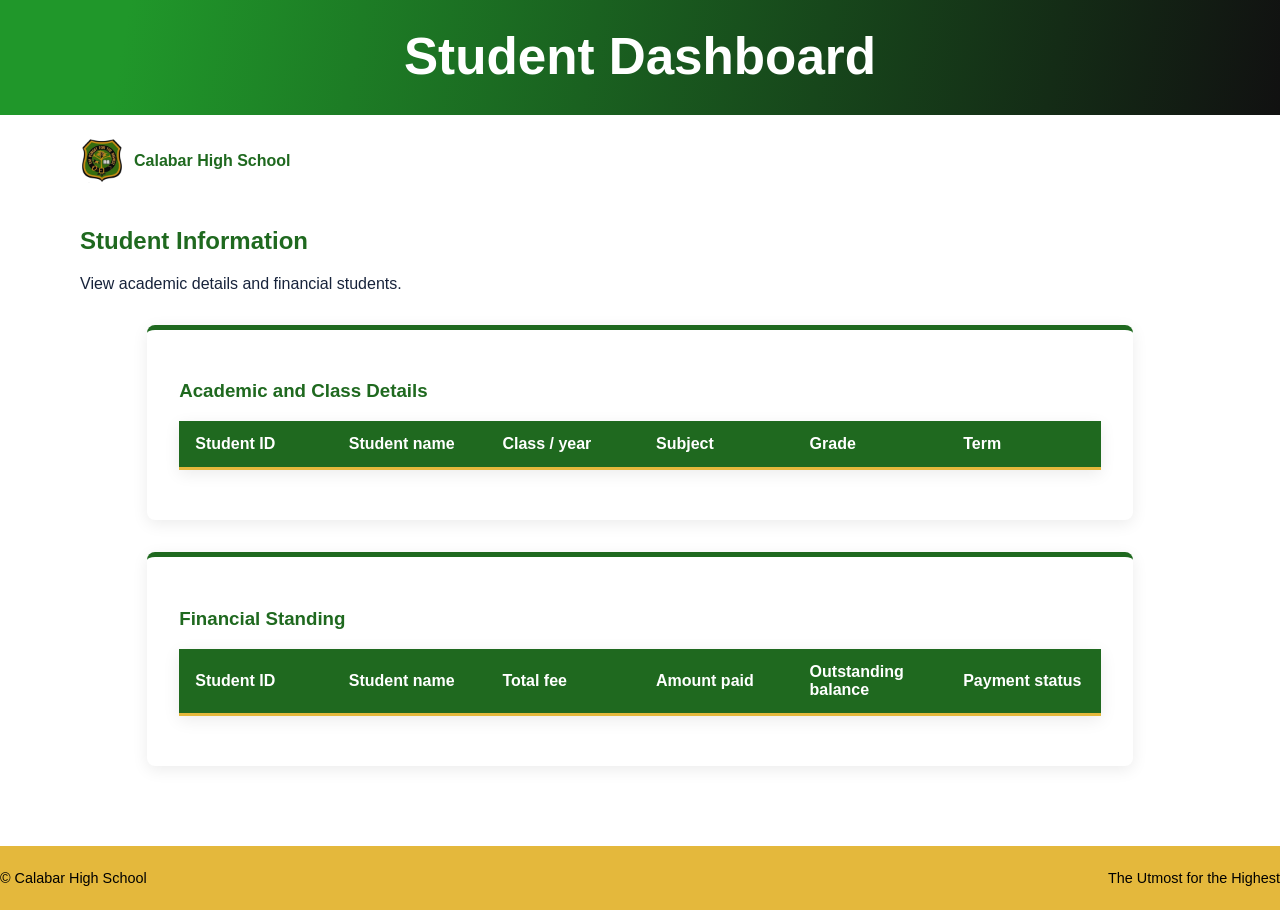
<file: Calabar_Highschool_Project_KingstonJA_WebProject/html/student_dashboard.html>
<!--Web Project Calabar High school

Group Members
1)Name: Lescene Edwards #2504351
2)Name: Nickaloy Ranglin #2409481
3)Name: Stephawn Stimpson #2505180
4)Name: Theo Wright #2505286
Tutorial Class Time: Thursday 1pm-2:50pm
Calabar High school adresss: 61 Red Hills Road, Kingston 20, Jamaica
-->
<!DOCTYPE html>
<html lang="en">
  <head>
    <meta charset="UTF-8">
    <meta name="viewport" content="width=device-width, initial-scale=1.0">
    <title>Student Dashboard</title>
    <link rel="stylesheet" href="../css/C_Styles.css">
    <link rel="icon" type="image/png" href="../assets/Calabar_High_School_Crest.png">
    <script src="../javascript/logic.js" defer></script>  
  </head>
  <body>
    <header class="banner">
      <h1>Student Dashboard</h1>
    </header>
    <main>
      <a class="teacher-brand">
        <img src="../assets/Calabar_Logo.png" alt="" class="nav-logo">
        <span>Calabar High School</span>
      </a>
      <h2>Student Information</h2>
      <p>View academic details and financial students.</p>
      <div>
        <section class="Nav container">
          <h3>Academic and Class Details</h3>
          <div class="student-details">
            <table>
              <thead>
                <tr>
                  <th scope="col">Student ID</th>
                  <th scope="col">Student name</th>
                  <th scope="col">Class / year</th>
                  <th scope="col">Subject</th>
                  <th scope="col">Grade</th>
                  <th scope="col">Term</th>
                </tr>
              </thead>
              <tbody id="studenttable"></tbody>
            </table>
          </div>
        </section>
        <section class="Nav container">
          <h3>Financial Standing</h3>
          <div class="student-financial">
            <table>
              <thead>
                <tr>
                  <th scope="col">Student ID</th>
                  <th scope="col">Student name</th>
                  <th scope="col">Total fee</th>
                  <th scope="col">Amount paid</th>
                  <th scope="col">Outstanding balance</th>
                  <th scope="col">Payment status</th>
                </tr>
              </thead>
              <tbody id="studentfeetable"></tbody>
            </table>
          </div>
        </section>
      </div>
    </main>
    <footer>
      <div class="container footer-inner">
        <span>&copy; Calabar High School</span>
        <span>The Utmost for the Highest</span>
      </div>
    </footer>
  </body>
</html>
</file>
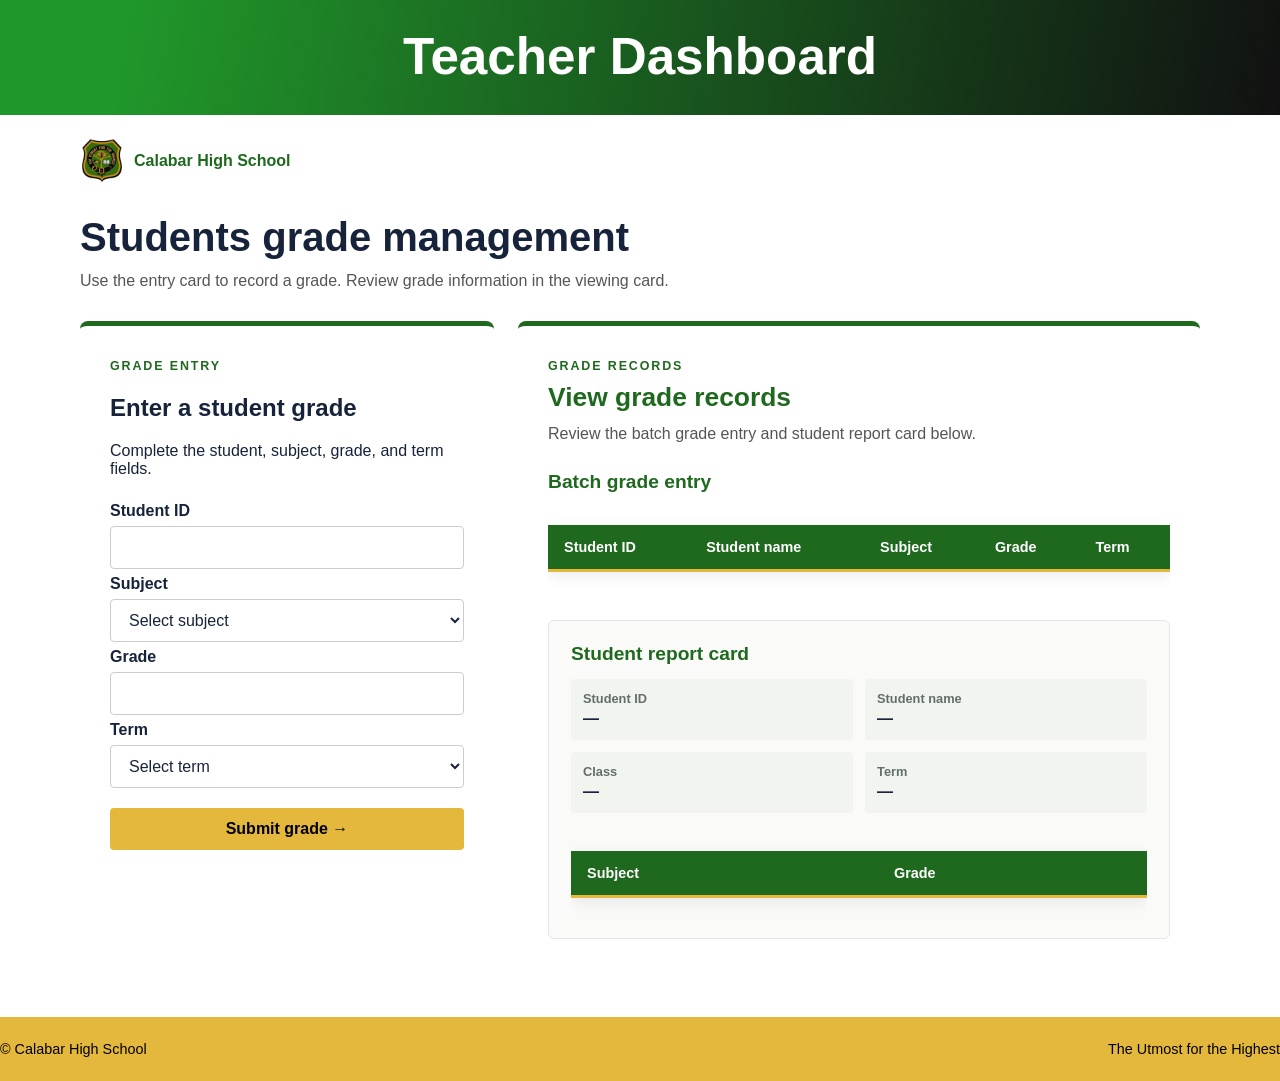
<file: Calabar_Highschool_Project_KingstonJA_WebProject/html/teacher_dashboard.html>
<!--Web Project Calabar High school

Group Members
1)Name: Lescene Edwards #2504351
2)Name: Nickaloy Ranglin #2409481
3)Name: Stephawn Stimpson #2505180
4)Name: Theo Wright #2505286
Tutorial Class Time: Thursday 1pm-2:50pm
Calabar High school adresss: 61 Red Hills Road, Kingston 20, Jamaica
-->
<!DOCTYPE html>
<html lang="en">
  <head>
    <meta charset="UTF-8">
    <meta name="viewport" content="width=device-width, initial-scale=1.0">
    <meta name="description" content="Teacher grade entry and student report records for Calabar High School.">
    <title>Teacher Dashboard</title>
    <link rel="stylesheet" href="../css/C_Styles.css">
    <link rel="icon" type="image/png" href="../assets/Calabar_High_School_Crest.png"> 
    <script src="../javascript/logic.js" defer></script>   
  </head>
  <body>
    <header class="banner">
      <h1>Teacher Dashboard</h1>
    </header>
    <main class="teacher-dashboard">
      <a class="teacher-brand">
        <img src="../assets/Calabar_Logo.png" alt="" class="nav-logo">
        <span>Calabar High School</span>
      </a>
      <div class="teacher-page-heading">
          <h2>Students grade management</h2>
          <p>Use the entry card to record a grade. Review grade information in the viewing card.</p>
        </div>
      <div class="teacher-dashboard-grid">
        <section id="grade-entry" class="teacher-entry">
          <div class="teacher-entry">
            <span class="teacher-entry-kicker">Grade entry</span>
            <h2>Enter a student grade</h2>
            <p>Complete the student, subject, grade, and term fields.</p>
          </div>
          <form class="teacher-form" id="teacherform">
            <div class="teacherfield">
              <label for="studentid">Student ID</label>
              <input type="text" id="studentid" name="studentid" required>
              <label for="subject">Subject</label>
              <select id="subject" name="subject" required>
                <option value="">Select subject</option>
                <option value="English">English</option>
                <option value="Mathematics">Mathematics</option>
                <option value="Science">Science</option>
                <option value="Social studies">Social Studies</option>
              </select>
              <label for="grade">Grade</label>
              <input type="text" id="grade" name="grade" required>
              <label for="Term">Term</label>
              <select id="Term" name="term" required>
                <option value="">Select term</option>
                <option value="term 1">Term 1</option>
                <option value="term 2">Term 2</option>
                <option value="term 3">Term 3</option>
              </select>
            </div>

            <button type="submit">Submit grade <span aria-hidden="true">→</span></button>
          </form>
        </section>
        <section id="grade-view" class="teacher-record">
          <div class="teacher-card-heading">
            <span class="teacher-record">Grade records</span>
            <h2>View grade records</h2>
            <p>Review the batch grade entry and student report card below.</p>
          </div>
          <div class="teacher-record">
            <h3>Batch grade entry</h3>
            <div class="teacher-record-table">
              <table>
                <thead>
                  <tr>
                    <th scope="col">Student ID</th>
                    <th scope="col">Student name</th>
                    <th scope="col">Subject</th>
                    <th scope="col">Grade</th>
                    <th scope="col">Term</th>
                  </tr>
                </thead>
                <tbody id="gradetablebody"></tbody>
              </table>
            </div>
          </div>
          <section id="report" class="teacher-report">
            <h3>Student report card</h3>
            <dl class="report-details">
              <div><dt>Student ID</dt><dd>—</dd></div>
              <div><dt>Student name</dt><dd>—</dd></div>
              <div><dt>Class</dt><dd>—</dd></div>
              <div><dt>Term</dt><dd>—</dd></div>
            </dl>
            <div class="record-table">
              <table>
                <thead>
                  <tr>
                    <th scope="col">Subject</th>
                    <th scope="col">Grade</th>
                  </tr>
                </thead>
                  <tbody id="reportcardtablebody"></tbody>
              </table>
            </div>
          </section>
        </section>
      </div>
    </main>
    <footer>
      <div class="container footer-inner">
        <span>&copy; Calabar High School</span>
        <span>The Utmost for the Highest</span>
      </div>
    </footer>
  </body>
</html>
</file>
<file: Calabar_Highschool_Project_KingstonJA_WebProject/css/C_Styles.css>
/*Web Project Calabar High school

Group Members
1)Name: Lescene Edwards #2504351
2)Name: Nickaloy Ranglin #2409481
3)Name: Stephawn Stimpson #2505180
4)Name: Theo Wright #2505286
Tutorial Class Time: Thursday 1pm-2:50pm
Calabar High school adresss: 61 Red Hills Road, Kingston 20, Jamaica
*/

/*
------------------
General CSS Styles
------------------
*/


body{ 
    margin: 0; 
    color: #17233b; 
    background: #fff; 
    font: 16px Arial, Helvetica, sans-serif; 
}
		
a { 
    color: inherit; 
}

.topnav {
  max-width: 1200px;
  margin: 0 auto;
  padding: 12px 24px;
  display: flex;
  justify-content: space-between;
  align-items: center;
}

.nav-left {
  display: flex;
  align-items: center;
}

.logo-link {
  display: flex;
  align-items: center;
  gap: 4px;
}


.nav-logo {
  height: 28px;
  width: auto;
  display: block;
}

.nav-right {
  display: flex;
  gap: 12px;
}

.topnav a {
  color: #030101;
  text-align: center;
  padding: 8px 16px;
  text-decoration: none;
  font-size: 1rem;
  border-radius: 4px;
  transition: background-color 0.3s ease, color 0.3s ease;
}

.topnav a:hover {
  background-color: rgba(255, 255, 255, 0.15);
  color: #3dc45f;
}

.topnav a.active {
  background-color: black;
  color: rgb(51, 175, 47);
  font-weight: bold;
}

.topbar { 
    background: rgb(31, 105, 31); 
    color: white; padding: 8px 6%; 
    font-size: 1rem; 
}
		
.topbar-inner,
.topnav {
    display: flex;
    width: min(1120px, 88%);
    margin: auto;
    justify-content: space-between;
    align-items: center;
    gap: 20px;
}

section { 
    padding: 64px 0; 
}

.about-container,
.directory-table-wrapper,
.contact-card,
.loginform,
.teacher-card {
    box-shadow: 0 4px 16px rgba(0, 0, 0, 0.08);
}

.button:hover,
.button:focus,
.submit-btn:hover,
.submit-btn:focus,
.loginform > button:hover,
.loginform > button:focus,
.Nav.container form button:hover,
.Nav.container form button:focus,
.teacherform button:hover,
.teacherform button:focus {
    background: #f2cf66;
}

footer { 
    padding: 24px 0; 
    background: #e4b83c; 
    color: black; 
    font-size: .9rem; 
}

.footer-inner { 
    display: flex; 
    justify-content: space-between; 
    gap: 16px; 
    flex-wrap: wrap; 
}

@media (max-width: 720px){
    .topbar-inner { 
        justify-content: center; 
        text-align: center; 
    }

    .topbar-inner span:last-child{ 
        display: none; 
    }

    .topnav{ 
        align-items: flex-start; 
        flex-direction: column; 
        padding: 15px 0; 
    }
}

/*
-------------------------------
index.html specific CSS Styles
-------------------------------
*/

.calabar-banner-img {
    width: 100%;
    height: auto;
    display: block;
    object-fit: cover;
    object-position: center;
    max-height: 520px; 
    transition: transform 0.6s ease-in-out;
}


.calabar-banner-wrapper:hover .calabar-banner-img {
    transform: scale(1.015);
}

@media (max-width: 640px) {
    .calabar-banner-img {
      min-height: 180px;
      object-position: center center;
    }
}

.home { 
    min-height: 450px; 
    display: flex; 
    align-items: 
    center; color: white; 
    background: linear-gradient(100deg, #20972a 10%, black 100%); 
}

.home-content { 
    width: min(1120px, 88%); 
    margin: auto; padding: 65px 0; 
}

.eyebrow { 
    color: #e8bd45; 
    font-size: 1rem; 
    font-weight: 800; 
    letter-spacing: .15em; 
    text-transform: uppercase; 
}

h1 { 
    margin: 12px 0; 
    font-size: clamp(3rem, 7vw, 5rem); 
    line-height: 1.05; 
}

.home p { 
    max-width: 590px; 
    font-size: 1.15rem; 
    margin: 0 0 25px; 
}

.button { 
    display: inline-block; 
    padding: 11px 18px; 
    border-radius: 4px; 
    background: #e4b83c; 
    color: black; 
    font-weight: 800; 
    text-decoration: none; 
}
/*
-------------------------------
about.html specific CSS Styles
-------------------------------
*/
.about-container {
    border-radius: 8px;
}

.about-container,
.text-container {
    width: min(1120px, 88%);
    margin: 0 auto;
}


.about-hero {
    background: linear-gradient(100deg, #20972a 10%, black 100%);
    color: white;
    padding: 64px 0;
}

.about-hero h1 {
    font-size: clamp(2.5rem, 5vw, 4rem);
    margin: 10px 0 16px;
}

.about-hero p {
    max-width: 620px;
    font-size: 1.25rem;
    line-height: 1.6;
    margin: 0;
}

.about-history {
    background: #ffffff;
}

.about-grid {
    display: grid;
    grid-template-columns: 1.4fr 1fr;
    gap: 36px;
    align-items: start;
}

.about-text h2,
.about-values h2 {
    color: rgb(31, 105, 31);
    font-size: 2rem;
    margin: 0 0 16px;
}

.about-text p {
    line-height: 1.65;
    margin: 0 0 16px;
    color: #17233b;
}


.about-cta {
    margin-top: 36px;
}

@media (max-width: 820px) {
    .about-grid {
        grid-template-columns: 1fr;
    }
}

.directory-table-wrapper {
    width: 100%;
    overflow: auto;
    margin-top: 20px;
    border-radius: 8px;
    border-top: 5px solid #1f691f;
}

.directory-table {
    width: 100%;
    border: none;
    border-collapse: collapse;
    text-align: left;
    background: #ffffff;
}

.directory-table th {
    background-color: rgb(31, 105, 31);
    color: #ffffff;
    padding: 14px 18px;
    font-size: 1rem;
    font-weight: bold;
    border-bottom: 3px solid #e4b83c;
}

.directory-table td {
    padding: 14px 18px;
    border-bottom: 1px solid #e2e6ea;
    color: #17233b;
    font-size: 0.95rem;
}

.directory-table tbody tr:hover {
    background-color: rgba(31, 105, 31, 0.06);
}


/*
-------------------------------
contact.html specific CSS Styles
-------------------------------
*/
.contact-container {
    max-width: 1200px;
    margin: 0 auto;
    padding: 60px 20px;
    display: flex;
    justify-content: center;
    align-items: center;
    min-height: 600px;
}

.contact-card {
    background: #ffffff;
    width: 100%;
    max-width: 540px;
    padding: 36px 32px;
    border-radius: 8px;
    border-top: 5px solid #1f691f;
}

.contact-card h2 {
    margin: 0 0 6px;
    font-size: 2rem;
    color: #1f691f;
}

.contact-subtext {
    margin: 0 0 24px;
    color: #555;
    font-size: 1rem;
}

.form-group {
    margin-bottom: 20px;
    display: flex;
    flex-direction: column;
}

.form-group label {
    font-weight: 600;
    margin-bottom: 6px;
    font-size: 1rem;
    color: #17233b;
}

.form-group input,
.form-group textarea,
.login-field input,
.Nav.container form input:not([type="radio"]):not([type="checkbox"]),
.Nav.container form select,
.Nav.container form textarea,
.teacherfield input,
.teacherfield select {
    width: 100%;
    border: 1px solid #ccc;
    border-radius: 4px;
    background: #fff;
    color: #17233b;
    font: inherit;
    box-sizing: border-box;
    transition: border-color 0.25s ease, box-shadow 0.25s ease;
}

.form-group input,
.form-group textarea,
.login-field input {
    padding: 10px 14px;
}

.Nav.container form input:not([type="radio"]):not([type="checkbox"]),
.Nav.container form select,
.Nav.container form textarea {
    display: block;
    margin: 0 0 18px;
    padding: 10px 14px;
}

.teacherfield input,
.teacherfield select {
    min-height: 43px;
    padding: 10px 14px;
}

.form-group textarea {
    resize: vertical;
    min-height: 100px;
}

.form-group input:focus,
.form-group textarea:focus,
.login-field input:focus,
.Nav.container form input:focus,
.Nav.container form select:focus,
.Nav.container form textarea:focus,
.teacherfield input:focus,
.teacherfield select:focus,
#Filter:focus {
    outline: none;
    border-color: #1f691f;
    box-shadow: 0 0 0 3px rgba(31, 105, 31, 0.15);
}

.error-message {
  color: #ff5e57;
  font-size: 12px;
  margin-top: 6px;
  min-height: 16px;
  font-weight: 500;
}


.submit-btn {
    width: 100%;
    padding: 12px;
    background-color: #e4b83c;
    color: #000;
    border: none;
    border-radius: 4px;
    font-size: 1rem;
    font-weight: bold;
    cursor: pointer;
    transition: background-color 0.3s ease;
    margin-top: 8px;
}

/*
-------------------------------
login.html specific CSS Styles
-------------------------------
*/
.login-page {
    width: min(1120px, 88%);
    min-height: 480px;
    margin: 0 auto;
    padding: 64px 0;
    display: flex;
    justify-content: center;
    align-items: center;
}

.login-panel {
    width: 100%;
    max-width: 620px;
    padding: 0;
}

.login-panel > h2 {
    margin: 0 0 10px;
    color: #1f691f;
    font-size: 2rem;
    text-align: center;
}

.login-panel > p {
    max-width: 590px;
    margin: 0 auto 26px;
    color: #555;
    line-height: 1.65;
    text-align: center;
}

.loginform {
    width: 100%;
    padding: 32px;
    border: 0;
    border-top: 5px solid #1f691f;
    border-radius: 8px;
    background: #fff;
}

.login-field {
    margin-bottom: 20px;
    display: flex;
    flex-direction: column;
    gap: 6px;
}

.login-field label {
    color: #17233b;
    font-size: 1rem;
    font-weight: 600;
}

.account-options {
    margin: 0 0 20px;
    padding: 14px 16px 16px;
    border: 1px solid #d8ded8;
    border-radius: 4px;
}

.account-options legend {
    padding: 0 5px;
    color: #17233b;
    font-weight: 600;
}

.account-options-list {
    display: flex;
    flex-wrap: wrap;
    gap: 12px 24px;
}

.account-options-list span {
    display: inline-flex;
    align-items: center;
    gap: 7px;
}

.account-options-list input {
    accent-color: #1f691f;
}

.account-options-list label {
    color: #17233b;
}

.loginform > button {
    width: 100%;
    padding: 12px;
    border: 0;
    border-radius: 4px;
    background: #e4b83c;
    color: #000;
    font: inherit;
    font-weight: 700;
    cursor: pointer;
    transition: background-color 0.3s ease;
}

@media (max-width: 720px) {
    .login-page {
        min-height: 0;
        padding: 42px 0;
    }

    .login-panel > h2 {
        font-size: 1.7rem;
    }

    .loginform {
        padding: 26px 22px;
    }
}
/*
-----------------------------------------
Teacher, viewer, financial, and admin CSS
-----------------------------------------
*/

.banner h1 {
    margin: 0;
    font-size: clamp(2rem, 4vw, 3.25rem);
    line-height: 1.15;
}

.banner p {
    max-width: 700px;
    margin: 12px auto 0;
    line-height: 1.6;
}

.banner ~ main {
    width: min(1120px, 88%);
    margin: 0 auto;
    padding: 24px 0 48px;
}

.banner ~ main > h2,
body > h2 {
    color: #1f691f;
}

.Nav.container {
    width: min(1120px, 88%);
    margin: 32px auto;
    padding: 32px;
    box-sizing: border-box;
    border-top: 5px solid #1f691f;
    border-radius: 8px;
    background: #fff;
    box-shadow: 0 4px 16px rgba(0, 0, 0, 0.08);
}

.Nav.container h2,
.Nav.container h3,
.banner ~ main h3,
body > h4 {
    color: #1f691f;
}

.Nav.container section {
    padding: 0;
}

.Nav.container form label {
    display: block;
    margin: 0 0 6px;
    color: #17233b;
    font-size: 1rem;
    font-weight: 600;
}

.Nav.container form br {
    display: none;
}

.Nav.container form button {
    min-width: 150px;
    padding: 12px 18px;
    border: 0;
    border-radius: 4px;
    background: #e4b83c;
    color: #000;
    font: inherit;
    font-weight: 700;
    cursor: pointer;
    transition: background-color 0.3s ease;
}

.Nav1 {
    width: min(1120px, 88%);
    margin: 20px auto;
}

.Nav1 nav {
    display: flex;
    flex-wrap: wrap;
    gap: 8px;
    padding: 12px;
    border-radius: 4px;
    background: #1f691f;
}

.Nav1 nav a {
    display: inline-block;
    padding: 10px 14px;
    border-radius: 4px;
    color: #fff;
    text-decoration: none;
    font-weight: 600;
    transition: background-color 0.2s ease, color 0.2s ease;
}

.Nav1 nav a:hover,
.Nav1 nav a:focus {
    background: #e4b83c;
    color: #000;
}

.banner ~ main table,
.Nav.container table,
body > table {
    width: 100%;
    margin: 18px 0;
    border: 0;
    border-collapse: collapse;
    background: #fff;
    box-shadow: 0 4px 16px rgba(0, 0, 0, 0.08);
}

.banner ~ main table th,
.Nav.container table th,
body > table th {
    padding: 14px 16px;
    border: 0;
    border-bottom: 3px solid #e4b83c;
    background: #1f691f;
    color: #fff;
    text-align: left;
}

.banner ~ main table td,
.Nav.container table td,
body > table td {
    padding: 12px 16px;
    border: 0;
    border-bottom: 1px solid #e2e6ea;
    color: #17233b;
}

.banner ~ main table tbody tr:hover,
.Nav.container table tbody tr:hover,
body > table tbody tr:hover {
    background: rgba(31, 105, 31, 0.06);
}

#Filter {
    margin: 0 0 24px;
    padding: 10px 14px;
    border: 1px solid #ccc;
    border-radius: 4px;
    background: #fff;
    color: #17233b;
    font: inherit;
}

@media (max-width: 720px) {
    .banner {
        padding: 24px 6%;
    }

    .banner ~ main {
        width: 88%;
        padding: 16px 0 32px;
    }

    .Nav.container {
        width: 88%;
        margin: 24px auto;
        padding: 24px 20px;
    }

    .Nav1 nav {
        gap: 6px;
    }

    .Nav1 nav a {
        padding: 9px 10px;
        font-size: 0.9rem;
    }

    .banner ~ main table,
    .Nav.container table,
    body > table {
        display: block;
        overflow-x: auto;
        white-space: nowrap;
    }
}
/* Teacher dashboard */
.banner {
    padding: 28px 6%;
    background: linear-gradient(100deg, #20972a 10%, #111 100%);
    color: #fff;
    text-align: center;
}

.teacher-brand {
    display: inline-flex;
    align-items: center;
    gap: 10px;
    margin-bottom: 24px;
    color: #1f691f;
    font-weight: 700;
    text-decoration: none;
}

.teacher-brand .nav-logo {
    display: block;
    width: 44px;
    height: 44px;
    object-fit: contain;
}
.teacher-dashboard {
    width: min(1120px, 88%);
    margin: 0 auto;
    padding: 44px 0 64px;
}

.teacher-page-heading {
    margin-bottom: 28px;
}

.teacher-entry-kicker,
.teacher-card-heading > .teacher-record {
    color: #1f691f;
    font-size: 0.78rem;
    font-weight: 800;
    letter-spacing: 0.15em;
    text-transform: uppercase;
}

.teacher-page-heading h2 {
    margin: 8px 0;
    color: #17233b;
    font-size: clamp(1.8rem, 3.5vw, 2.5rem);
}

.teacher-page-heading p,
.teacher-card-heading p {
    margin: 0;
    color: #555;
    line-height: 1.6;
}

.teacher-dashboard-grid {
    display: grid;
    grid-template-columns: minmax(280px, 0.85fr) minmax(0, 1.4fr);
    gap: 24px;
    align-items: start;
}

#grade-entry,
#grade-view {
    min-width: 0;
    padding: 30px;
    border-top: 5px solid #1f691f;
    border-radius: 8px;
    background: #fff;
}

.teacher-card-heading {
    margin-bottom: 24px;
}

#grade-entry > .teacher-entry {
    margin-bottom: 24px;
}

.teacher-card-heading h2 {
    margin: 8px 0;
    color: #1f691f;
    font-size: 1.65rem;
}

.teacher-form {
    display: flex;
    flex-direction: column;
    gap: 16px;
}

.teacherfield {
    display: flex;
    flex-direction: column;
    gap: 6px;
}

.teacherfield label {
    color: #17233b;
    font-size: 1rem;
    font-weight: 600;
}

.teacher-form button {
    width: 100%;
    margin-top: 4px;
    padding: 12px 18px;
    border: 0;
    border-radius: 4px;
    background: #e4b83c;
    color: #000;
    font: inherit;
    font-weight: 800;
    cursor: pointer;
    transition: background-color 0.3s ease;
}

#grade-view h3 {
    margin: 0 0 14px;
    color: #1f691f;
    font-size: 1.2rem;
}

.teacher-record-table,
.record-table {
    width: 100%;
    overflow-x: auto;
    border-radius: 6px;
}

.teacher-record-table table,
.record-table table {
    width: 100%;
    border-collapse: collapse;
    background: #fff;
    text-align: left;
}

.teacher-record-table th,
.record-table th {
    padding: 12px 14px;
    border-bottom: 3px solid #e4b83c;
    background: #1f691f;
    color: #fff;
    font-size: 0.9rem;
}

.teacher-record-table td,
.record-table td {
    padding: 12px 14px;
    border-bottom: 1px solid #e2e6ea;
    color: #17233b;
}

#gradetablebody td[colspan],
#reportcardtablebody td[colspan] {
    color: #68716b !important;
    text-align: center;
}

#report {
    margin-top: 30px;
    padding: 22px;
    border: 1px solid #e2e6ea;
    border-radius: 6px;
    background: #fafbf9;
}

.report-details {
    display: grid;
    grid-template-columns: repeat(2, minmax(0, 1fr));
    gap: 12px;
    margin: 0 0 20px;
}

.report-details div {
    padding: 12px;
    border-radius: 4px;
    background: #f1f4ef;
}

.report-details dt {
    color: #637067;
    font-size: 0.8rem;
    font-weight: 600;
}

.report-details dd {
    margin: 4px 0 0;
    color: #17233b;
    font-weight: 700;
}

@media (max-width: 900px) {
    .teacher-dashboard-grid {
        grid-template-columns: 1fr;
    }
}

@media (max-width: 600px) {
    .teacher-dashboard {
        width: 88%;
        padding: 32px 0 44px;
    }

    #grade-entry,
    #grade-view {
        padding: 24px 20px;
    }

    #report {
        padding: 18px 14px;
    }

    .report-details {
        grid-template-columns: 1fr;
    }
}
.banner ~ main > div.container{
    display: grid;
    grid-template-columns: minmax(300px, .9fr) minmax(0, 1.1fr);
    gap: 24px;
    align-items: start;
}

.banner ~ main > div.container > .Nav.container {
    margin: 0;
}

@media (max-width: 720px) {
    .banner ~ main > div.container {
        grid-template-columns: 1fr;
        gap: 18px;
    }
}
.Nav.container {
    min-width: 0;
}

.Nav.container .directory-table-wrapper {
    margin: 0;
    border: 0;
    box-shadow: none;
}
.directory-table-wrapper table,
.Nav.container table {
    width: 100%;
    table-layout: fixed;
}

.directory-table-wrapper th,
.directory-table-wrapper td,
.Nav.container th,
.Nav.container td {
    overflow-wrap: anywhere;
}
</file>
